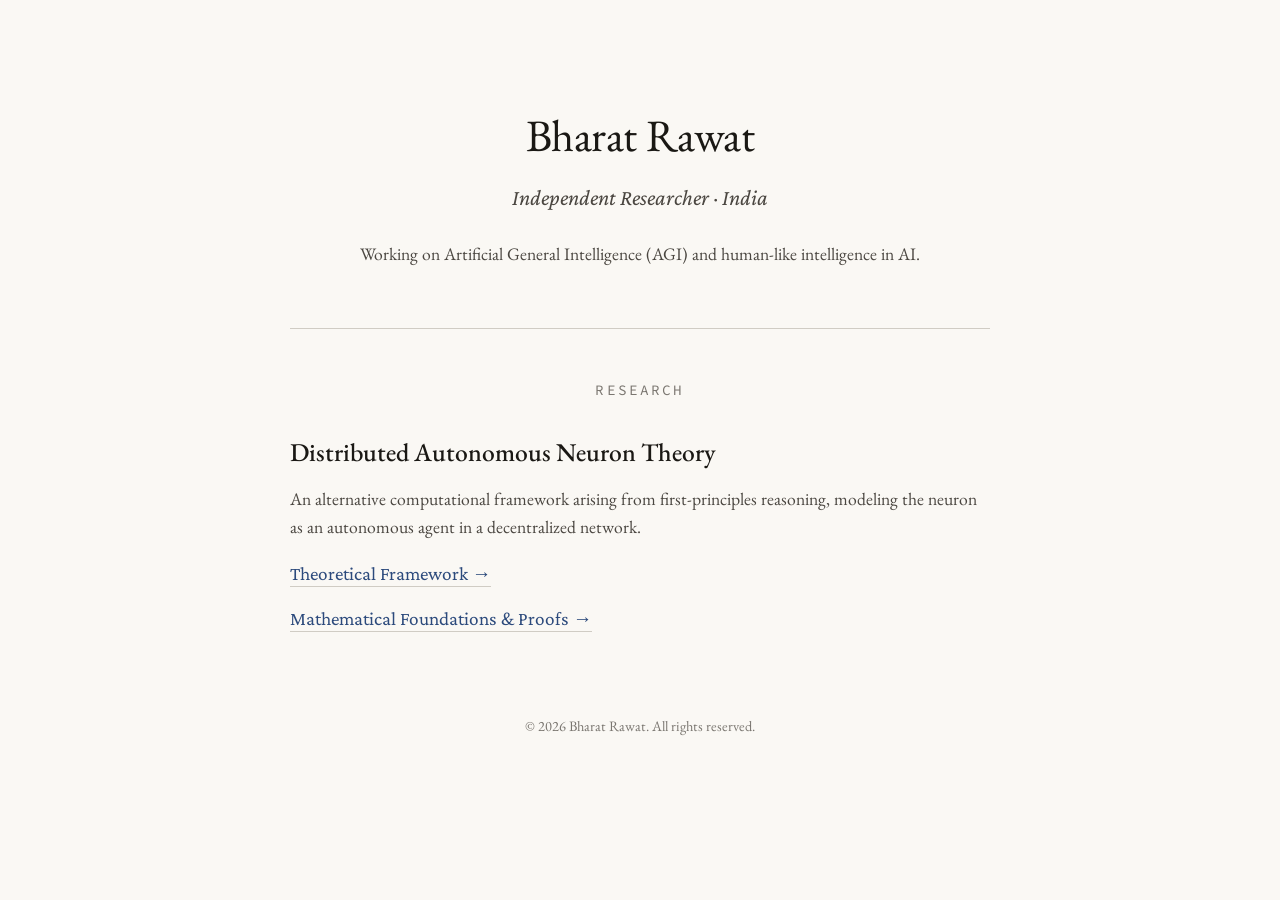
<file: index.html>
<!DOCTYPE html>
<html lang="en">
<head>
<meta charset="UTF-8">
<meta name="viewport" content="width=device-width, initial-scale=1.0">
<title>Bharat Rawat — Independent Researcher</title>
<link href="https://fonts.googleapis.com/css2?family=EB+Garamond:ital,wght@0,400;0,500;0,600;1,400;1,500&family=Source+Code+Pro:wght@400;500&family=Crimson+Pro:ital,wght@0,400;0,600;1,400&display=swap" rel="stylesheet">
<style>
*, *::before, *::after { box-sizing: border-box; margin: 0; padding: 0; }

:root {
  --paper: #faf8f4;
  --ink: #1a1814;
  --ink-light: #4a4640;
  --ink-muted: #7a7670;
  --accent: #2c4a7c;
  --rule: #d0ccc4;
}

body {
  background: var(--paper);
  color: var(--ink);
  font-family: 'EB Garamond', serif;
  font-size: 20px;
  line-height: 1.6;
  text-rendering: optimizeLegibility;
  -webkit-font-smoothing: antialiased;
}

.page-wrap {
  max-width: 760px;
  margin: 0 auto;
  padding: 100px 30px;
}

header {
  margin-bottom: 60px;
  text-align: center;
}

h1 {
  font-size: 2.8rem;
  font-weight: 400;
  letter-spacing: -0.01em;
  margin-bottom: 8px;
}

.subtitle {
  font-family: 'Crimson Pro', serif;
  font-size: 1.4rem;
  font-style: italic;
  color: var(--ink-light);
  margin-bottom: 24px;
}

.bio {
  font-size: 1.1rem;
  color: var(--ink-light);
  max-width: 600px;
  margin: 0 auto;
}

hr {
  border: none;
  border-top: 1px solid var(--rule);
  margin: 50px 0;
}

.section-title {
  font-family: 'Source Code Pro', monospace;
  font-size: 0.9rem;
  text-transform: uppercase;
  letter-spacing: 0.15em;
  color: var(--ink-muted);
  margin-bottom: 30px;
  text-align: center;
}

.project-list {
  list-style: none;
}

.project-item {
  margin-bottom: 40px;
}

.project-title {
  font-size: 1.6rem;
  font-weight: 500;
  margin-bottom: 12px;
}

.project-desc {
  font-size: 1.1rem;
  color: var(--ink-light);
  margin-bottom: 16px;
}

.link-list {
  display: flex;
  flex-direction: column;
  gap: 12px;
}

.link-item a {
  font-family: 'Crimson Pro', serif;
  font-size: 1.2rem;
  color: var(--accent);
  text-decoration: none;
  border-bottom: 1px solid var(--rule);
  padding-bottom: 2px;
  transition: all 0.2s ease;
}

.link-item a:hover {
  border-bottom-color: var(--accent);
  color: #1a3258;
}

.footer {
  margin-top: 80px;
  text-align: center;
  font-size: 0.9rem;
  color: var(--ink-muted);
}
</style>
</head>
<body>

<div class="page-wrap">
  <header>
    <h1>Bharat Rawat</h1>
    <div class="subtitle">Independent Researcher · India</div>
    <p class="bio">Working on Artificial General Intelligence (AGI) and human-like intelligence in AI.</p>
  </header>

  <hr>

  <div class="section-title">Research</div>

  <ul class="project-list">
    <li class="project-item">
      <h2 class="project-title">Distributed Autonomous Neuron Theory</h2>
      <p class="project-desc">An alternative computational framework arising from first-principles reasoning, modeling the neuron as an autonomous agent in a decentralized network.</p>
      
      <div class="link-list">
        <div class="link-item">
          <a href="research/dan/index.html">Theoretical Framework &rarr;</a>
        </div>
        <div class="link-item">
          <a href="research/dan/theorems.html">Mathematical Foundations &amp; Proofs &rarr;</a>
        </div>
      </div>
    </li>
  </ul>

  <div class="footer">
    &copy; 2026 Bharat Rawat. All rights reserved.
  </div>
</div>

</body>
</html>
</file>
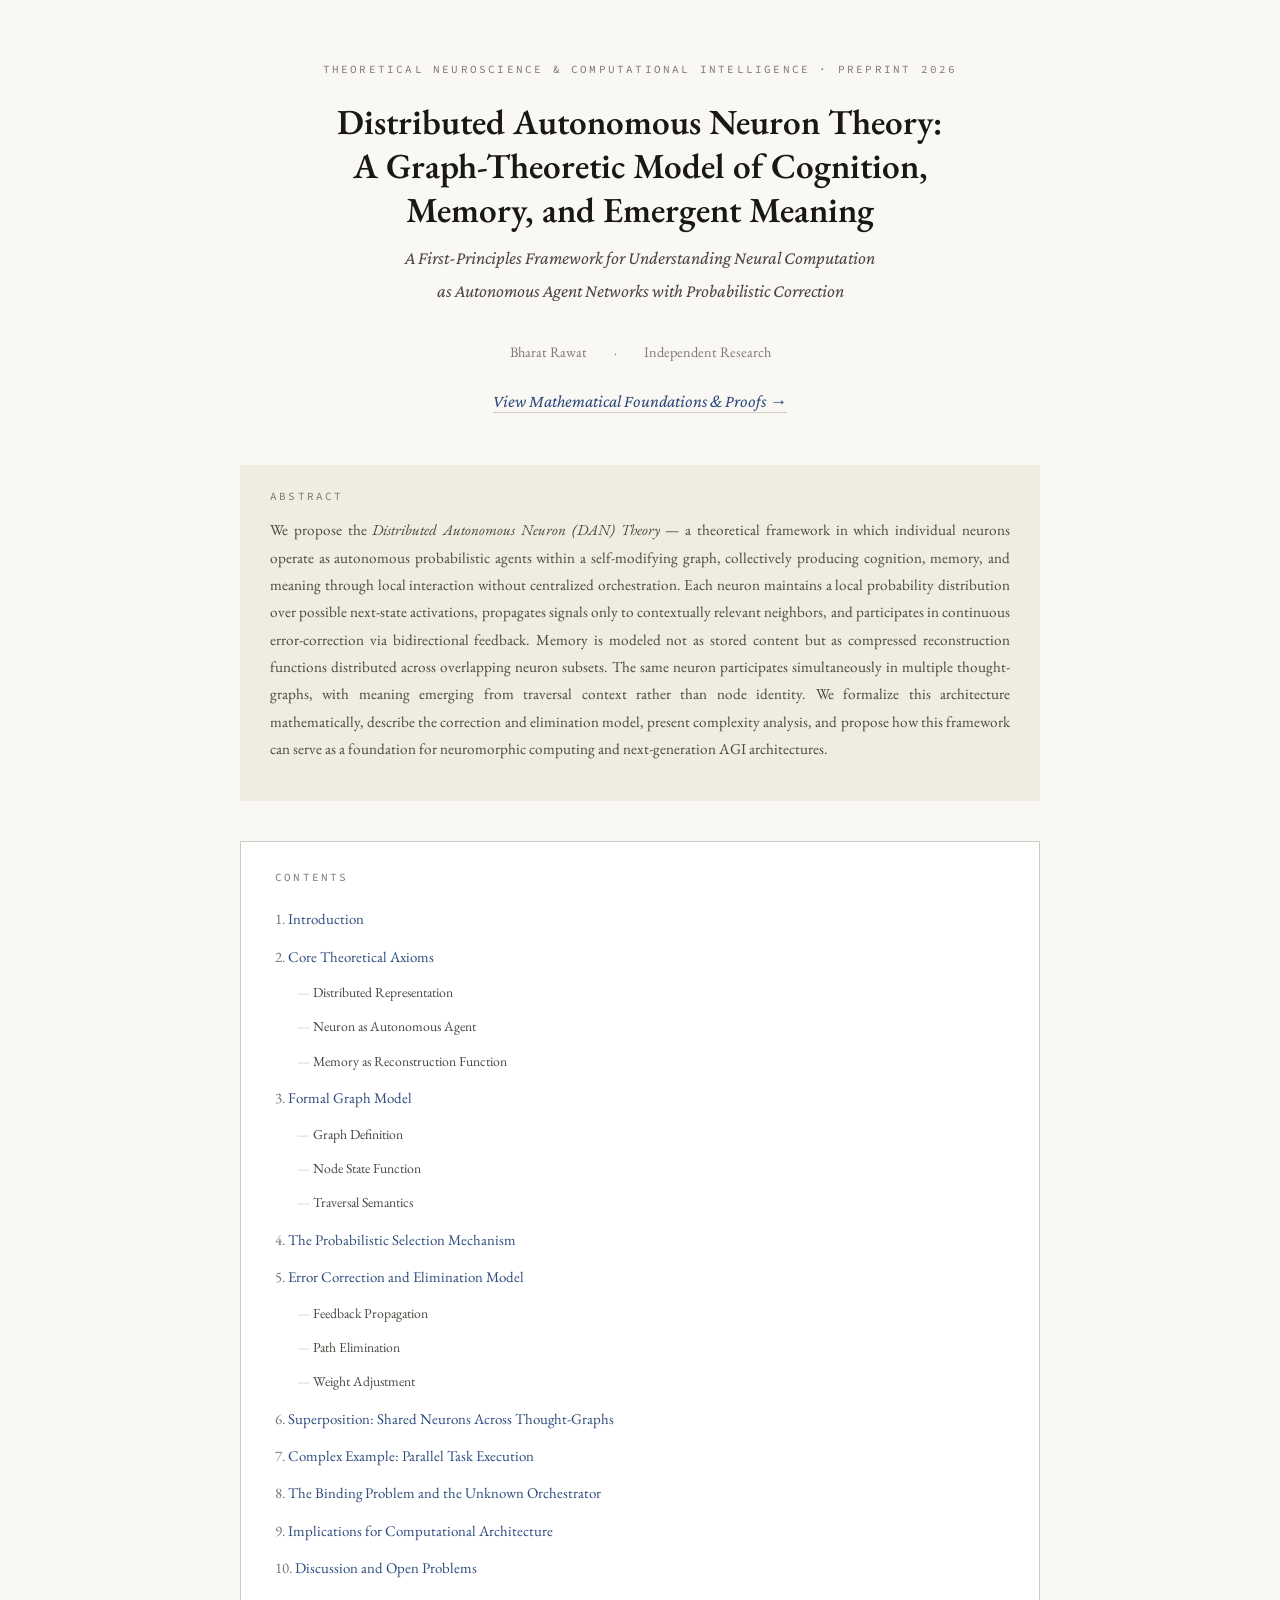
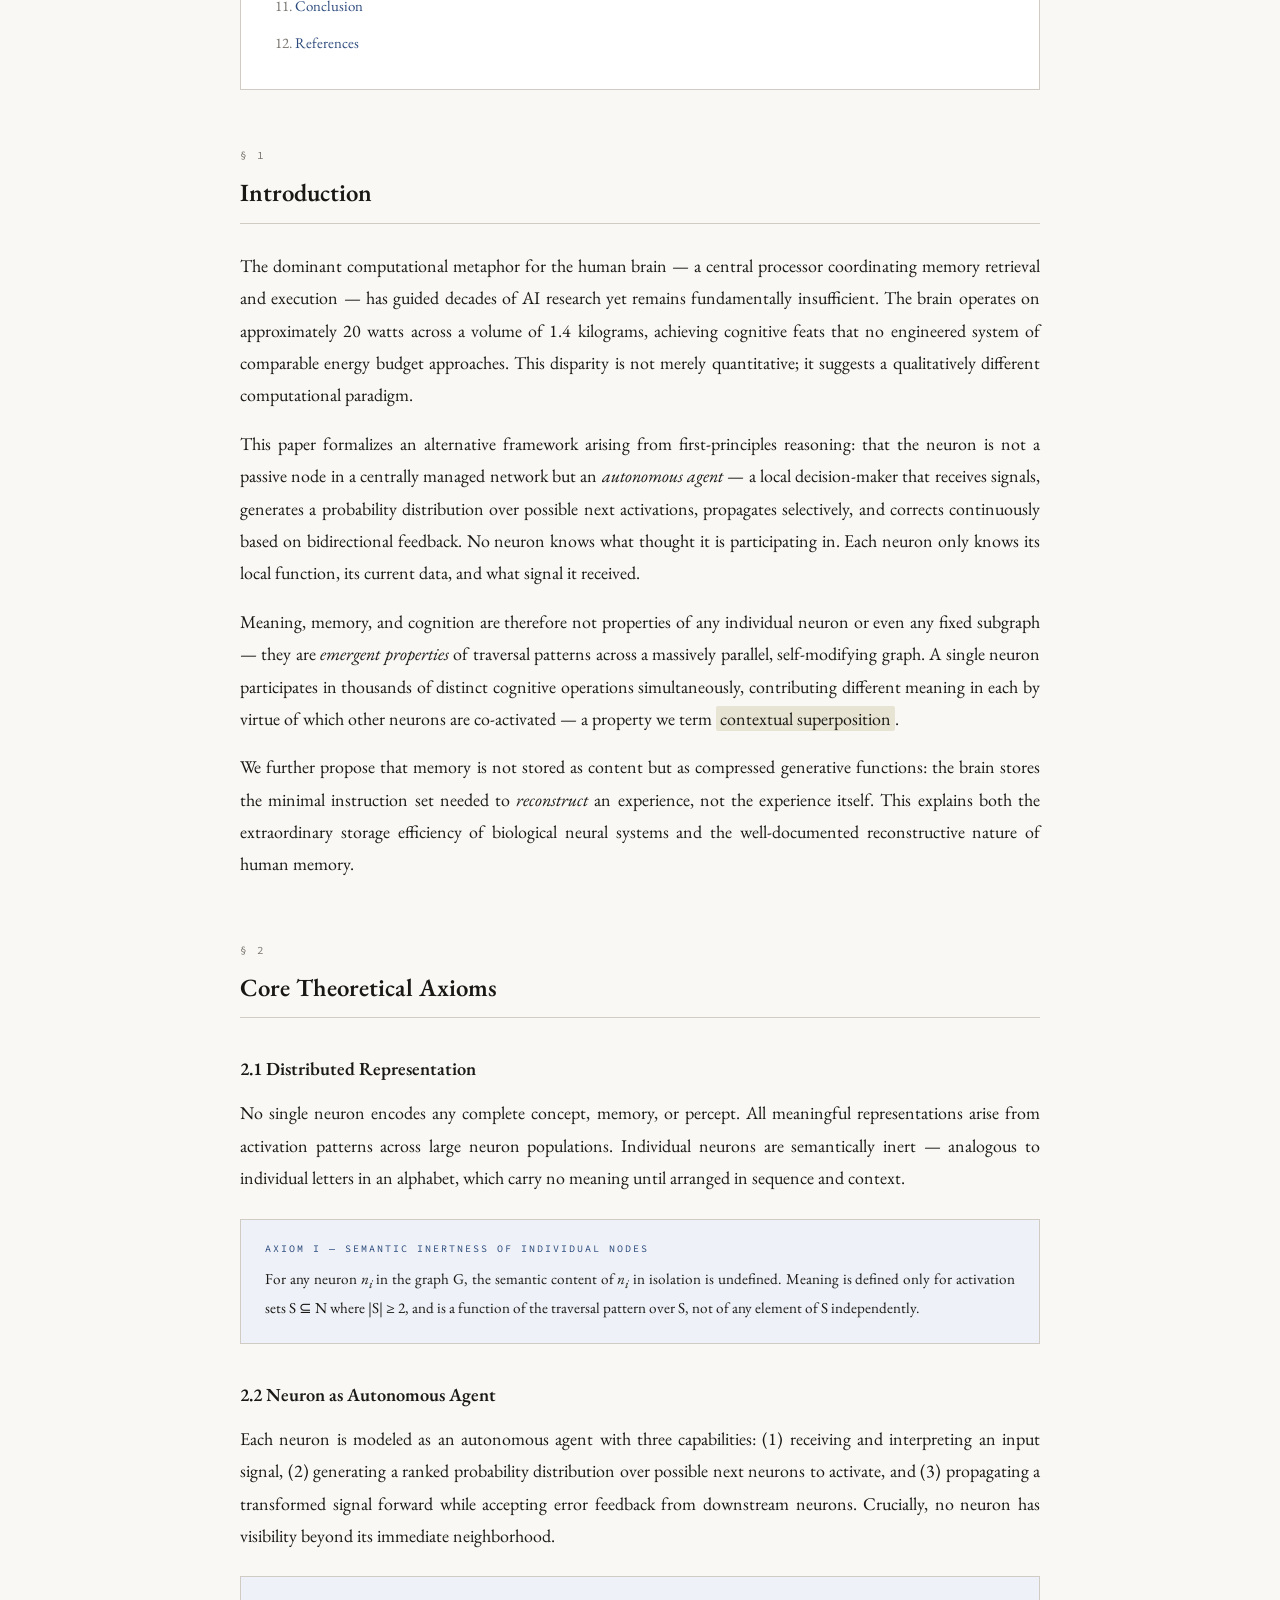
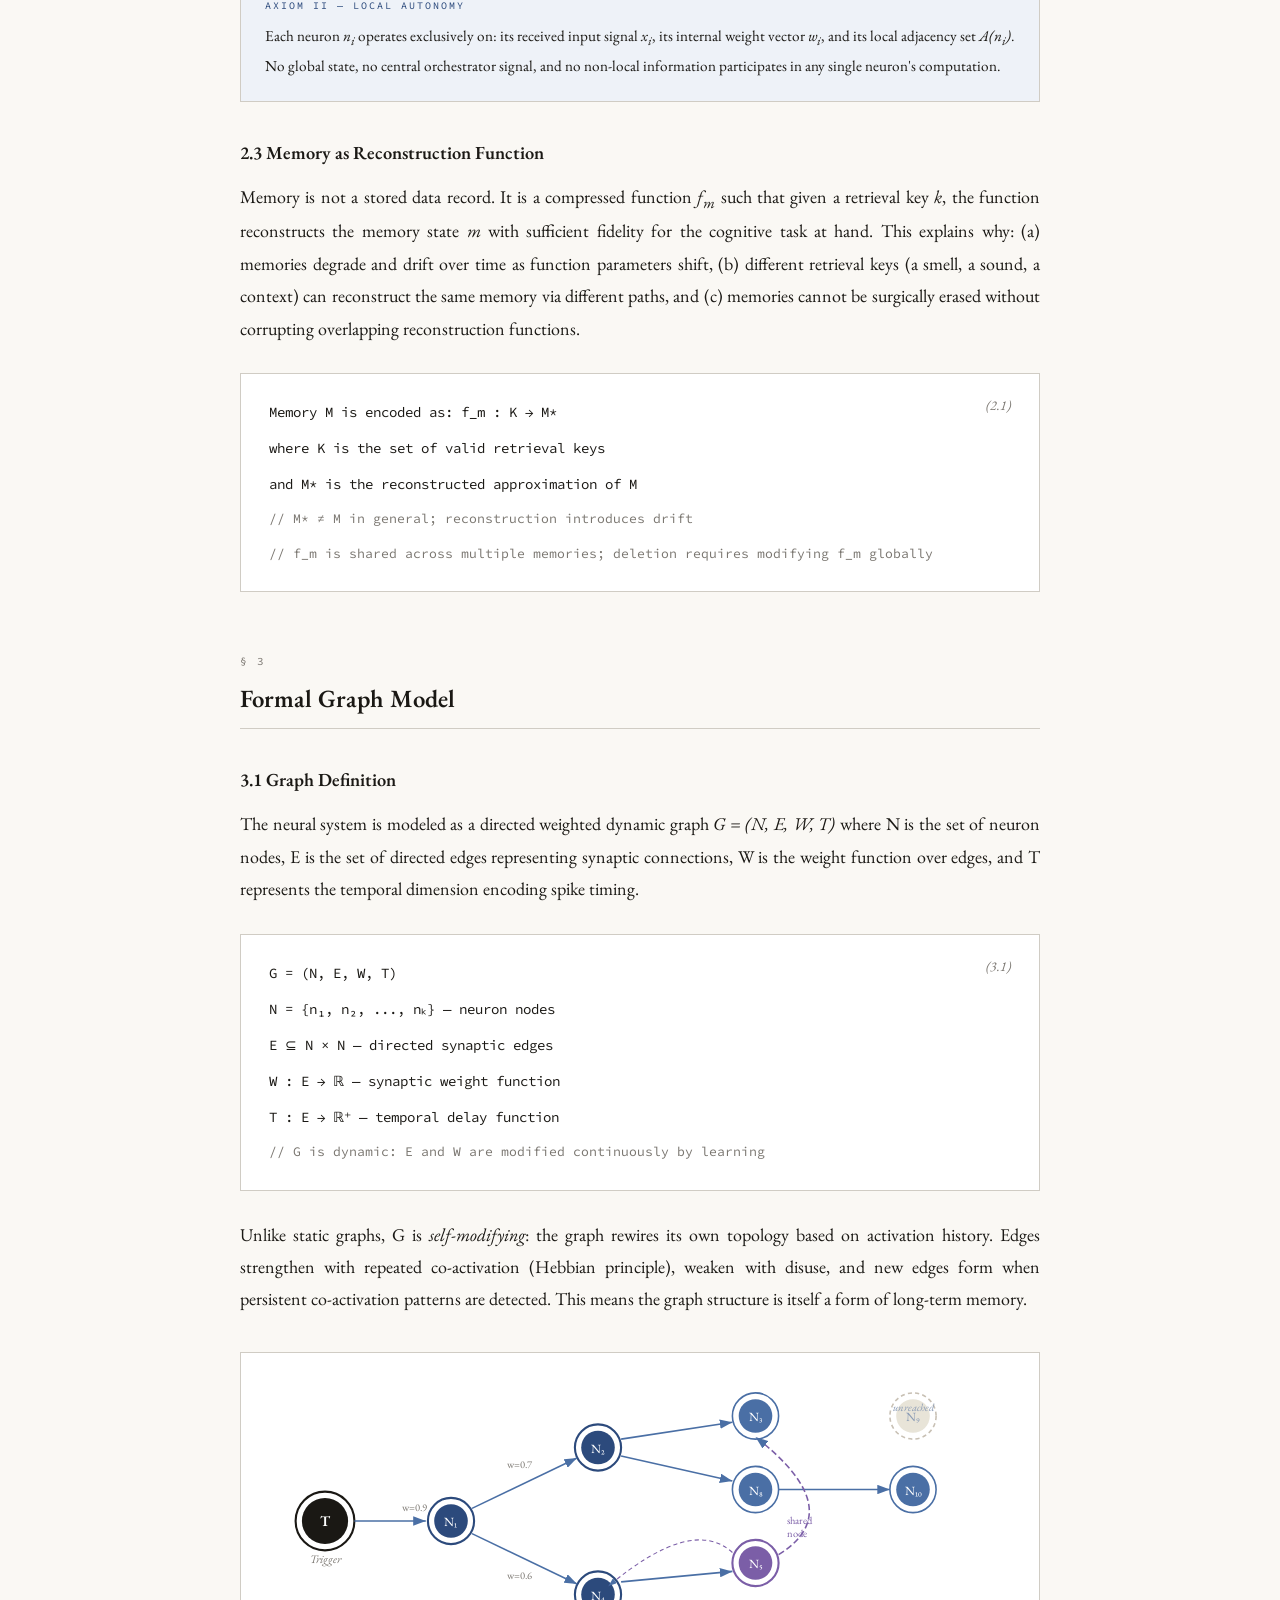
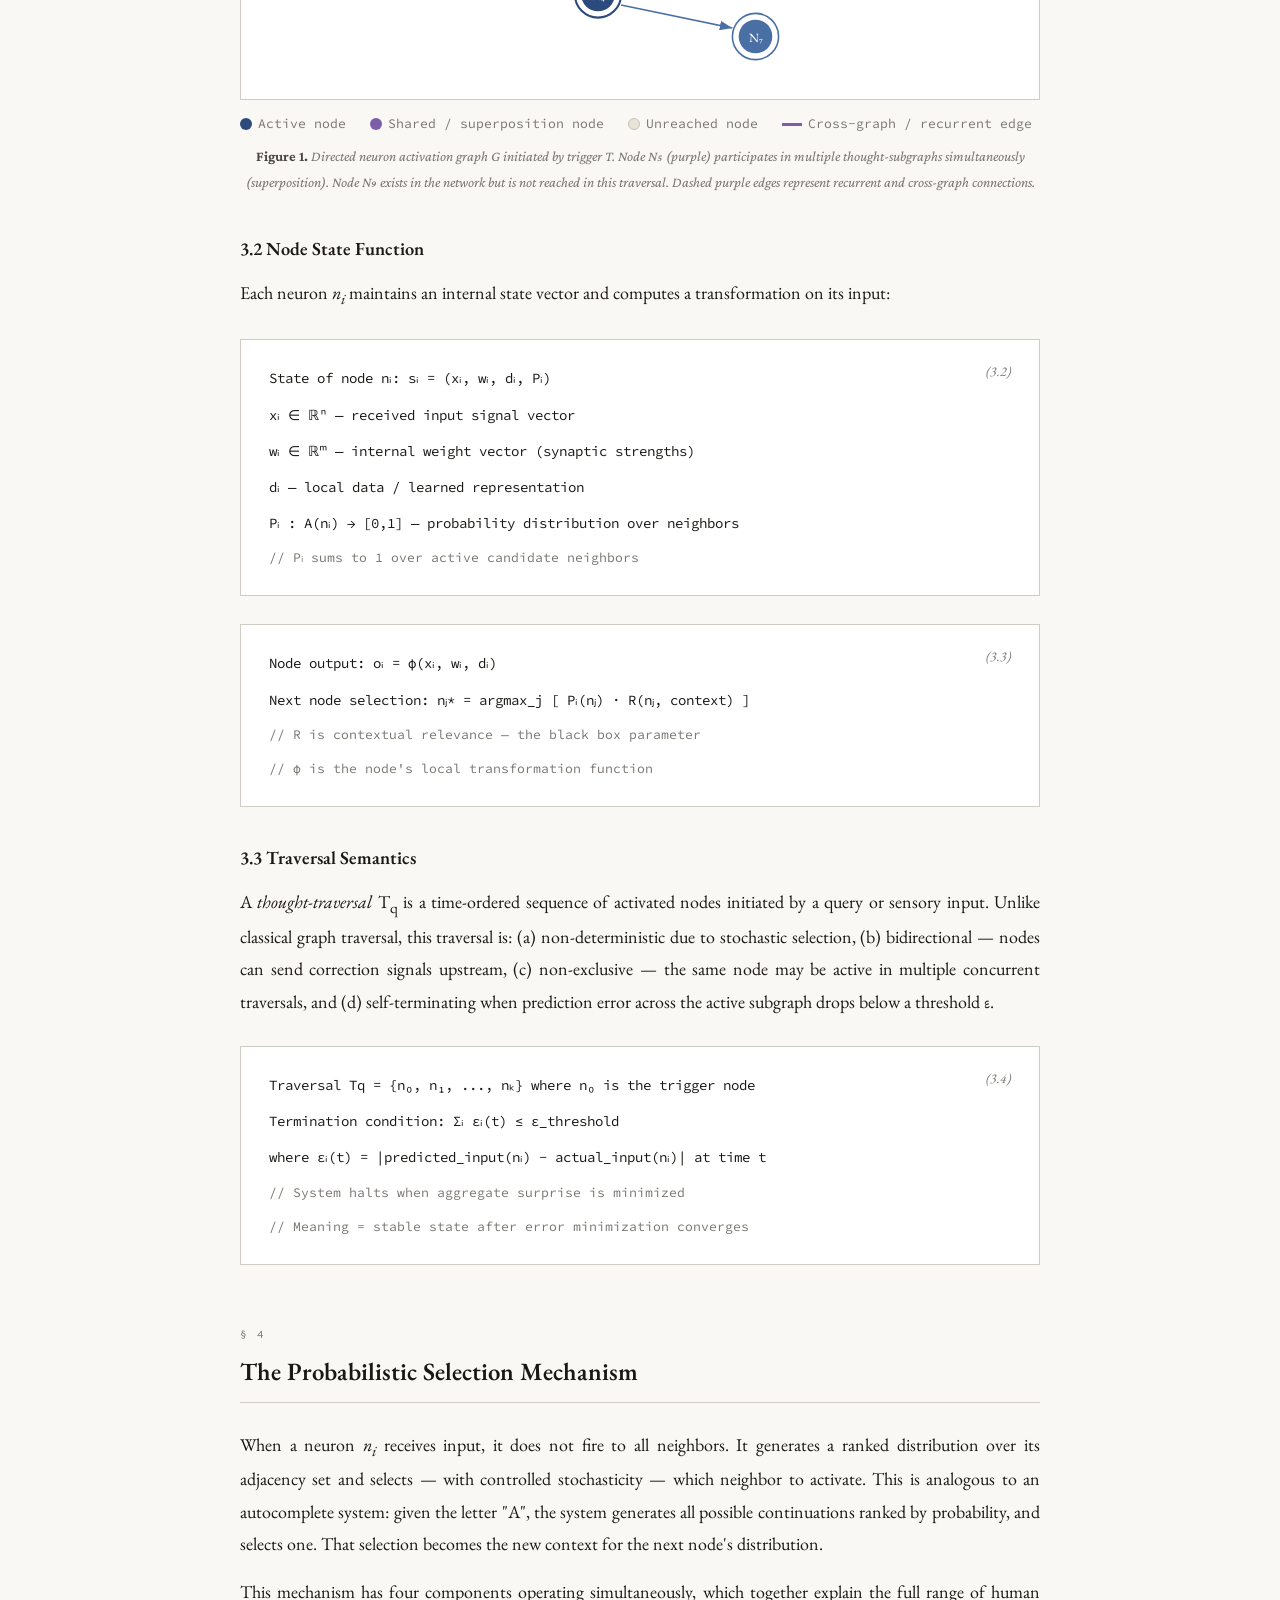
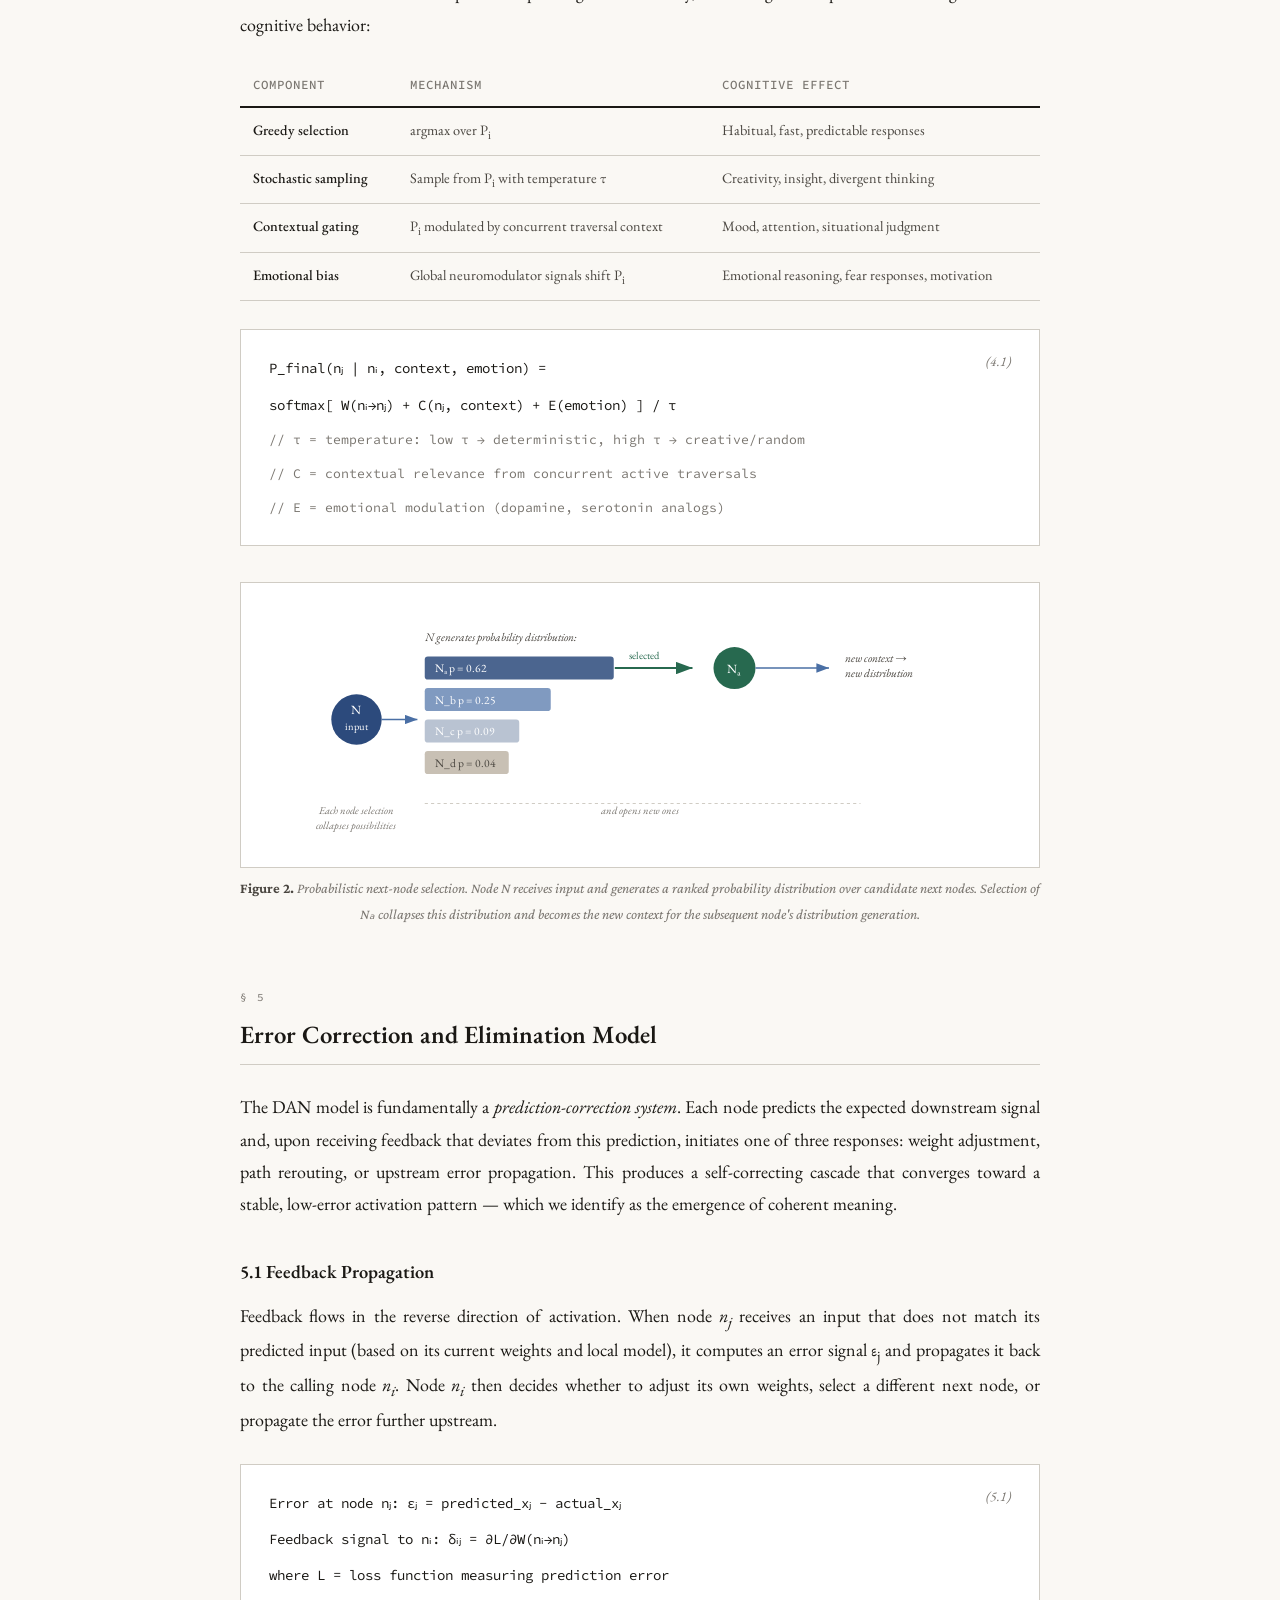
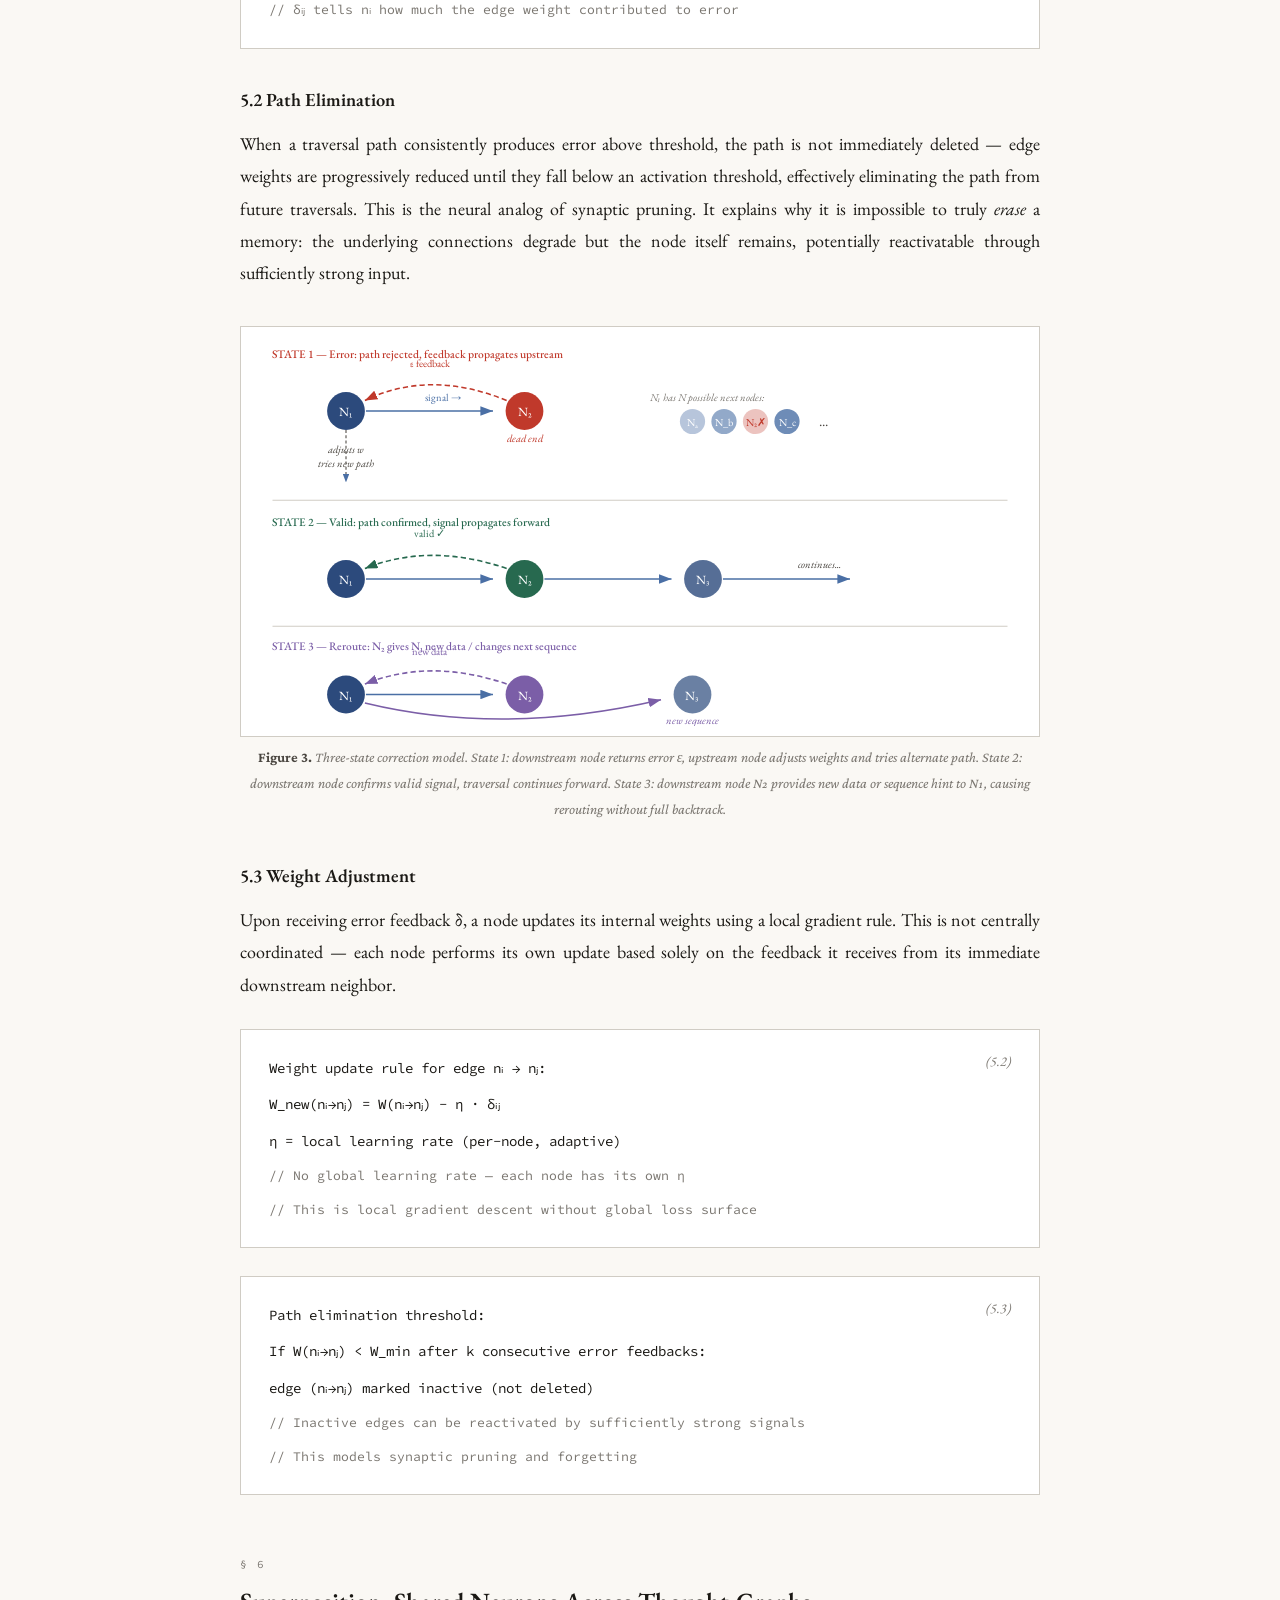
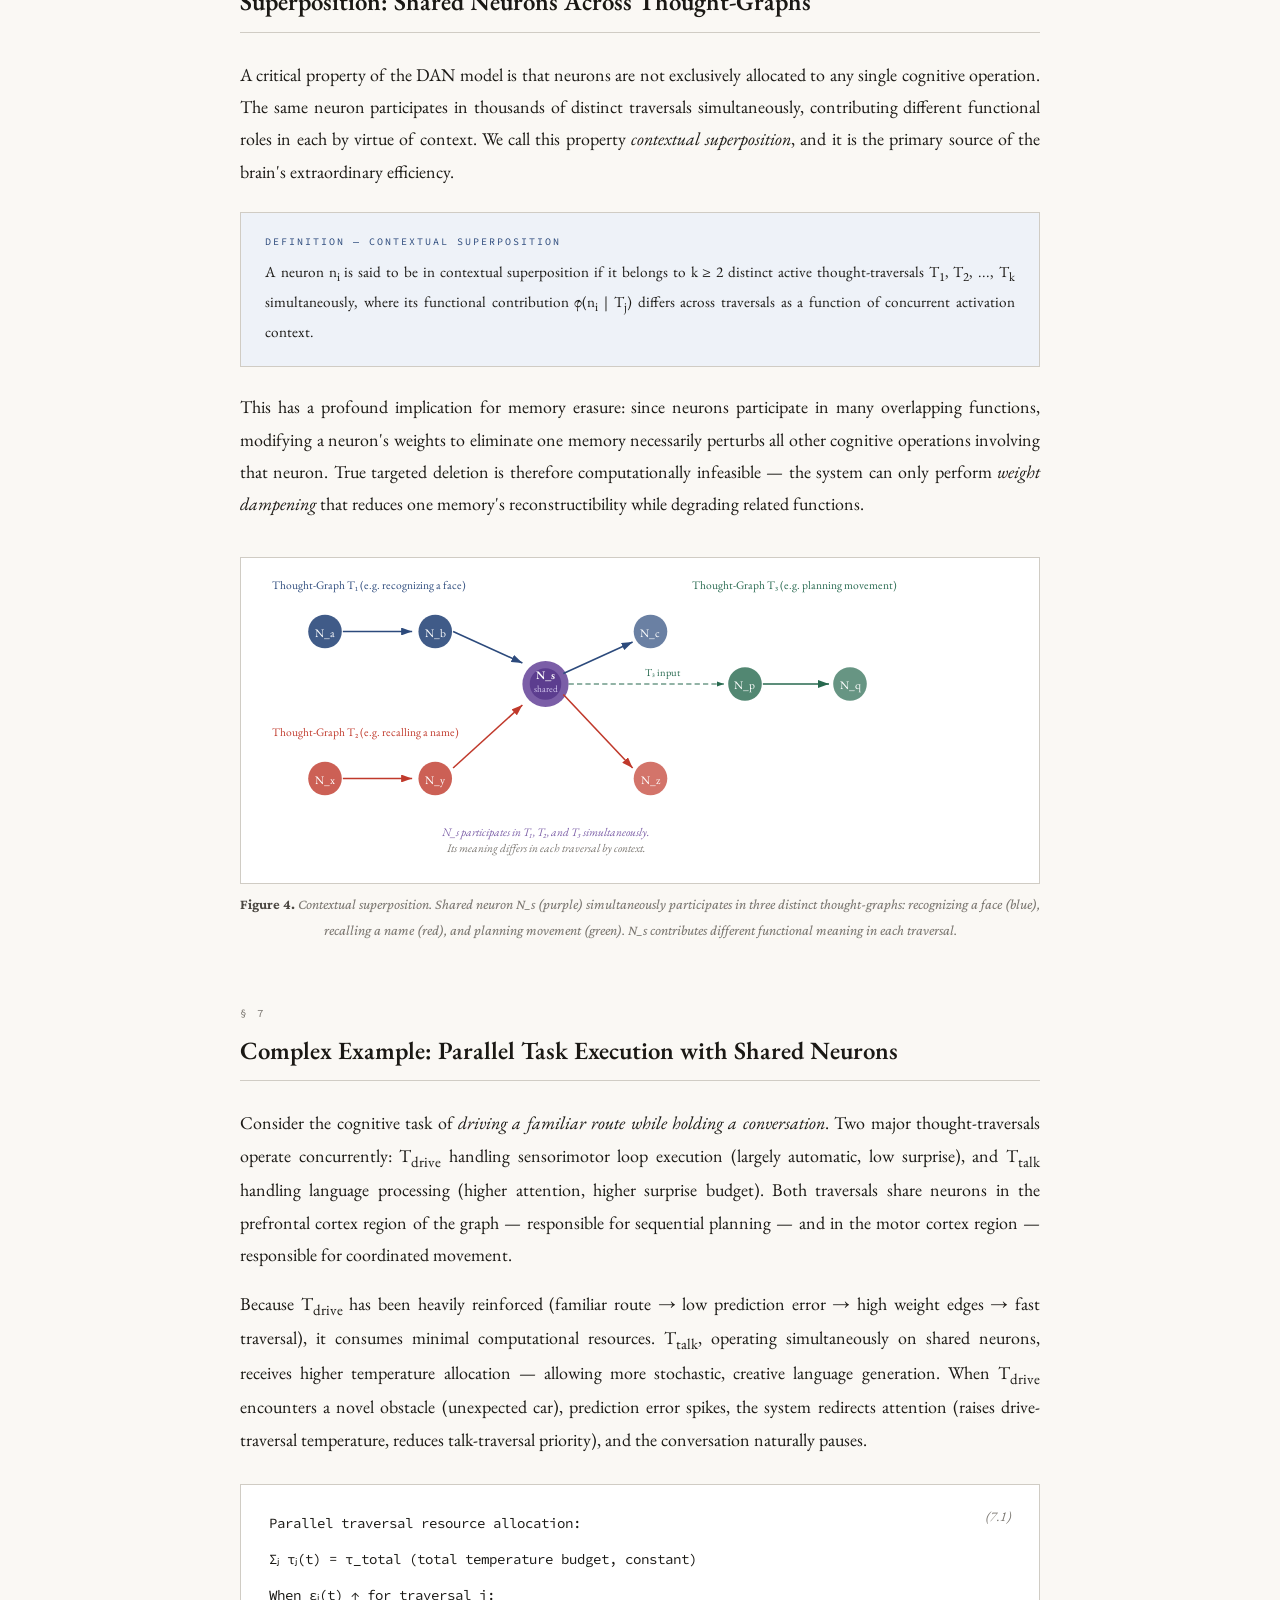
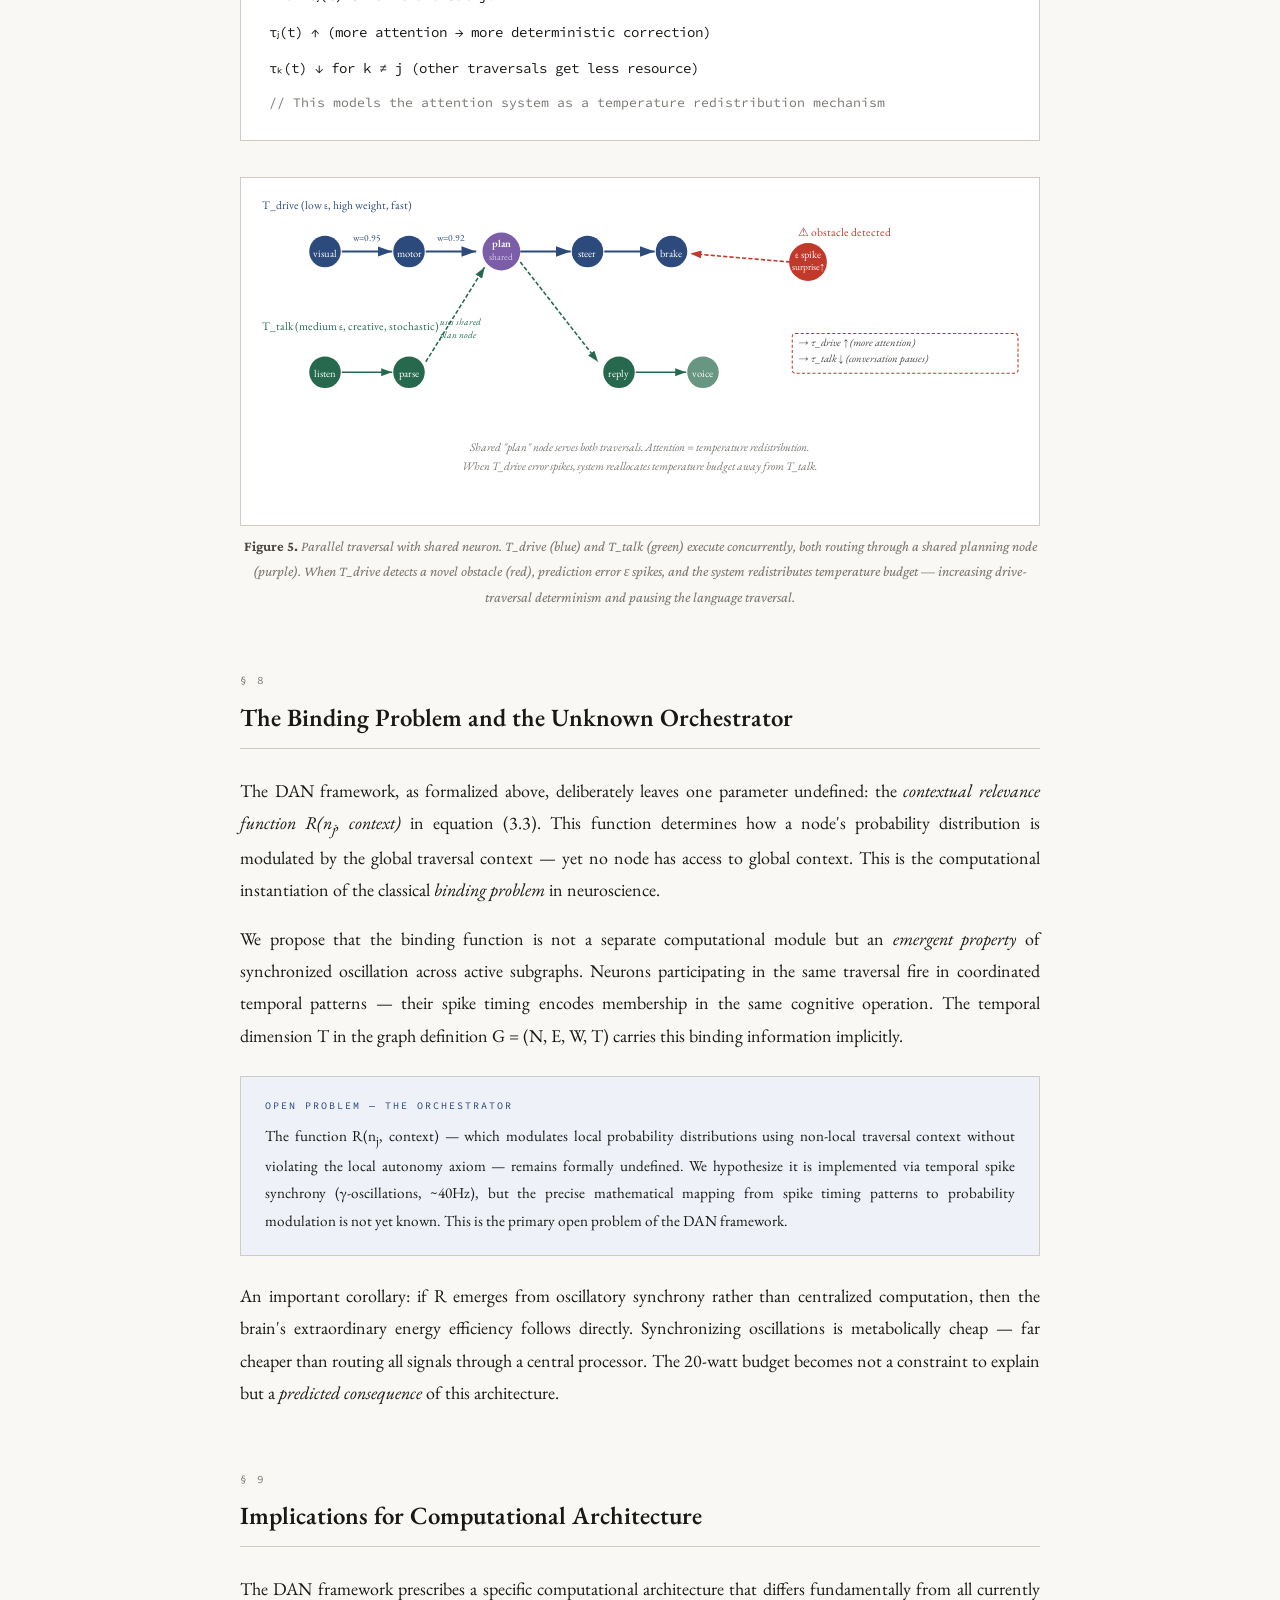
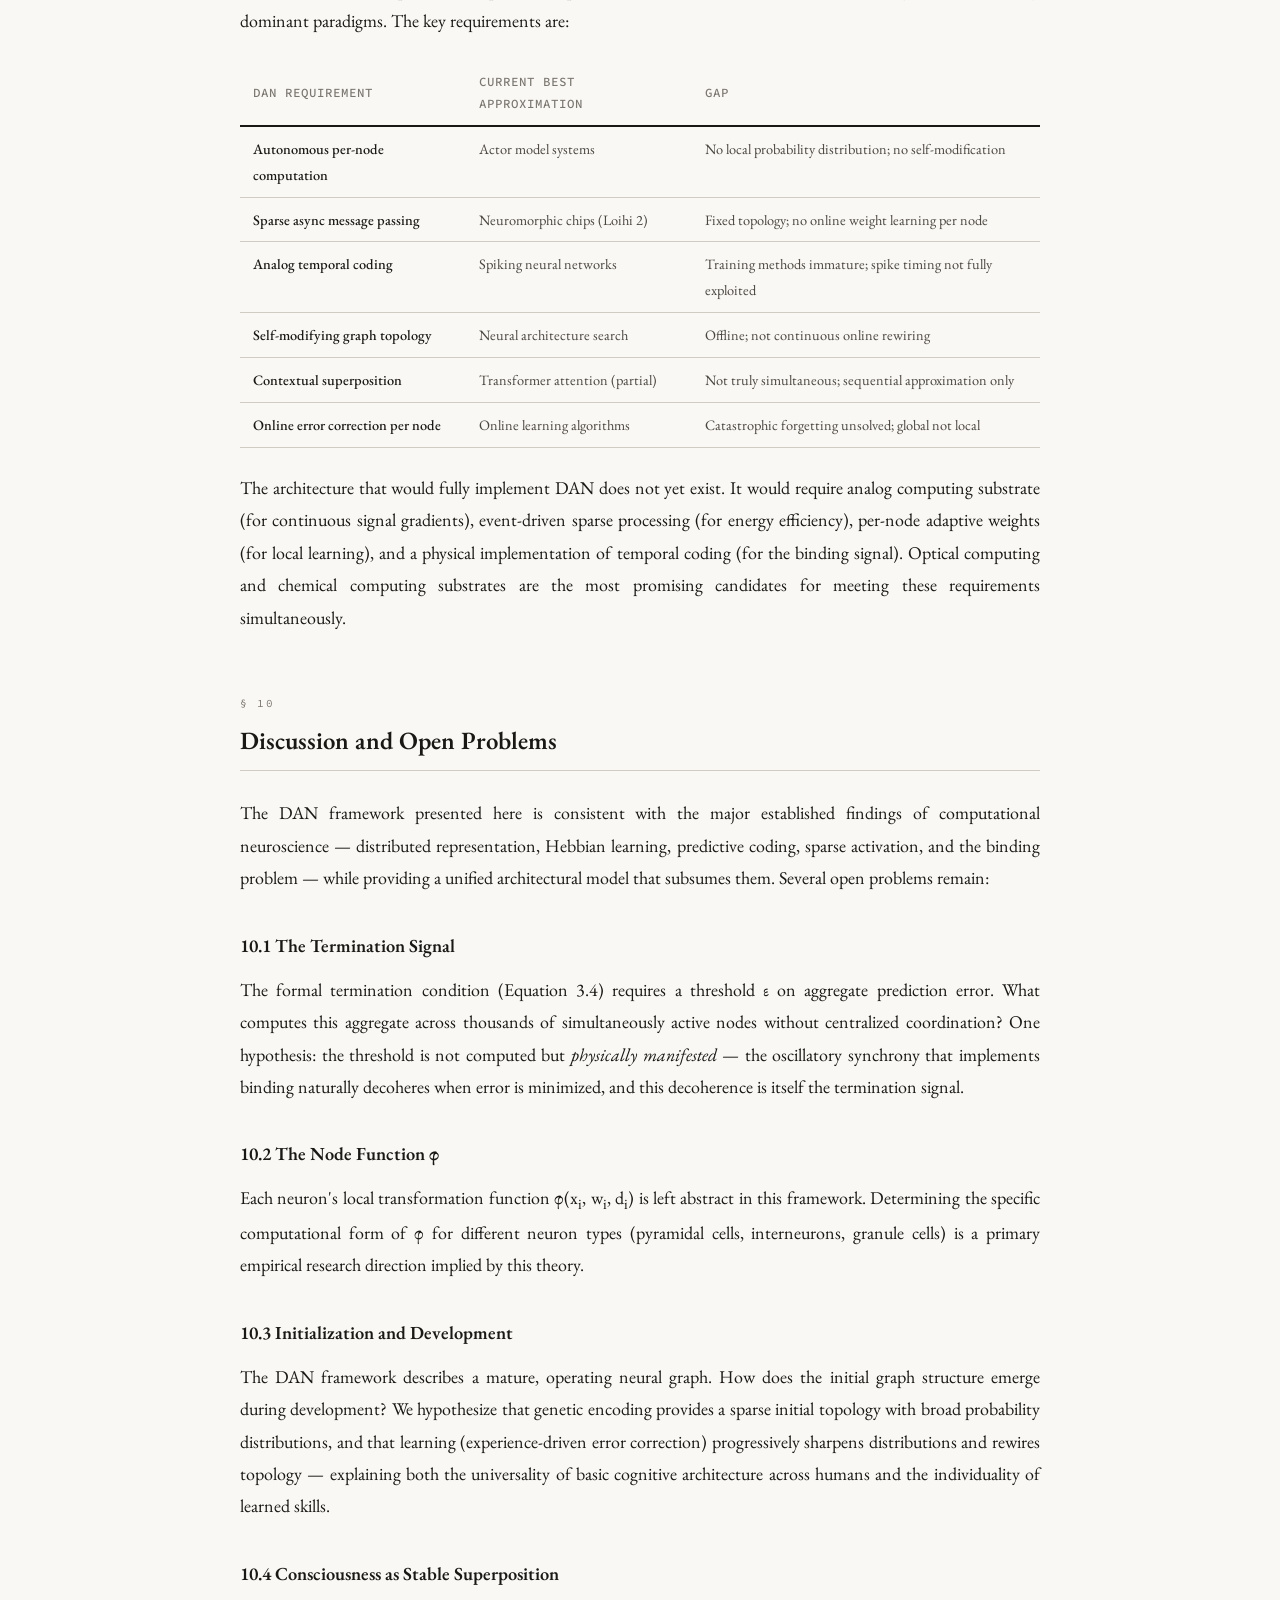
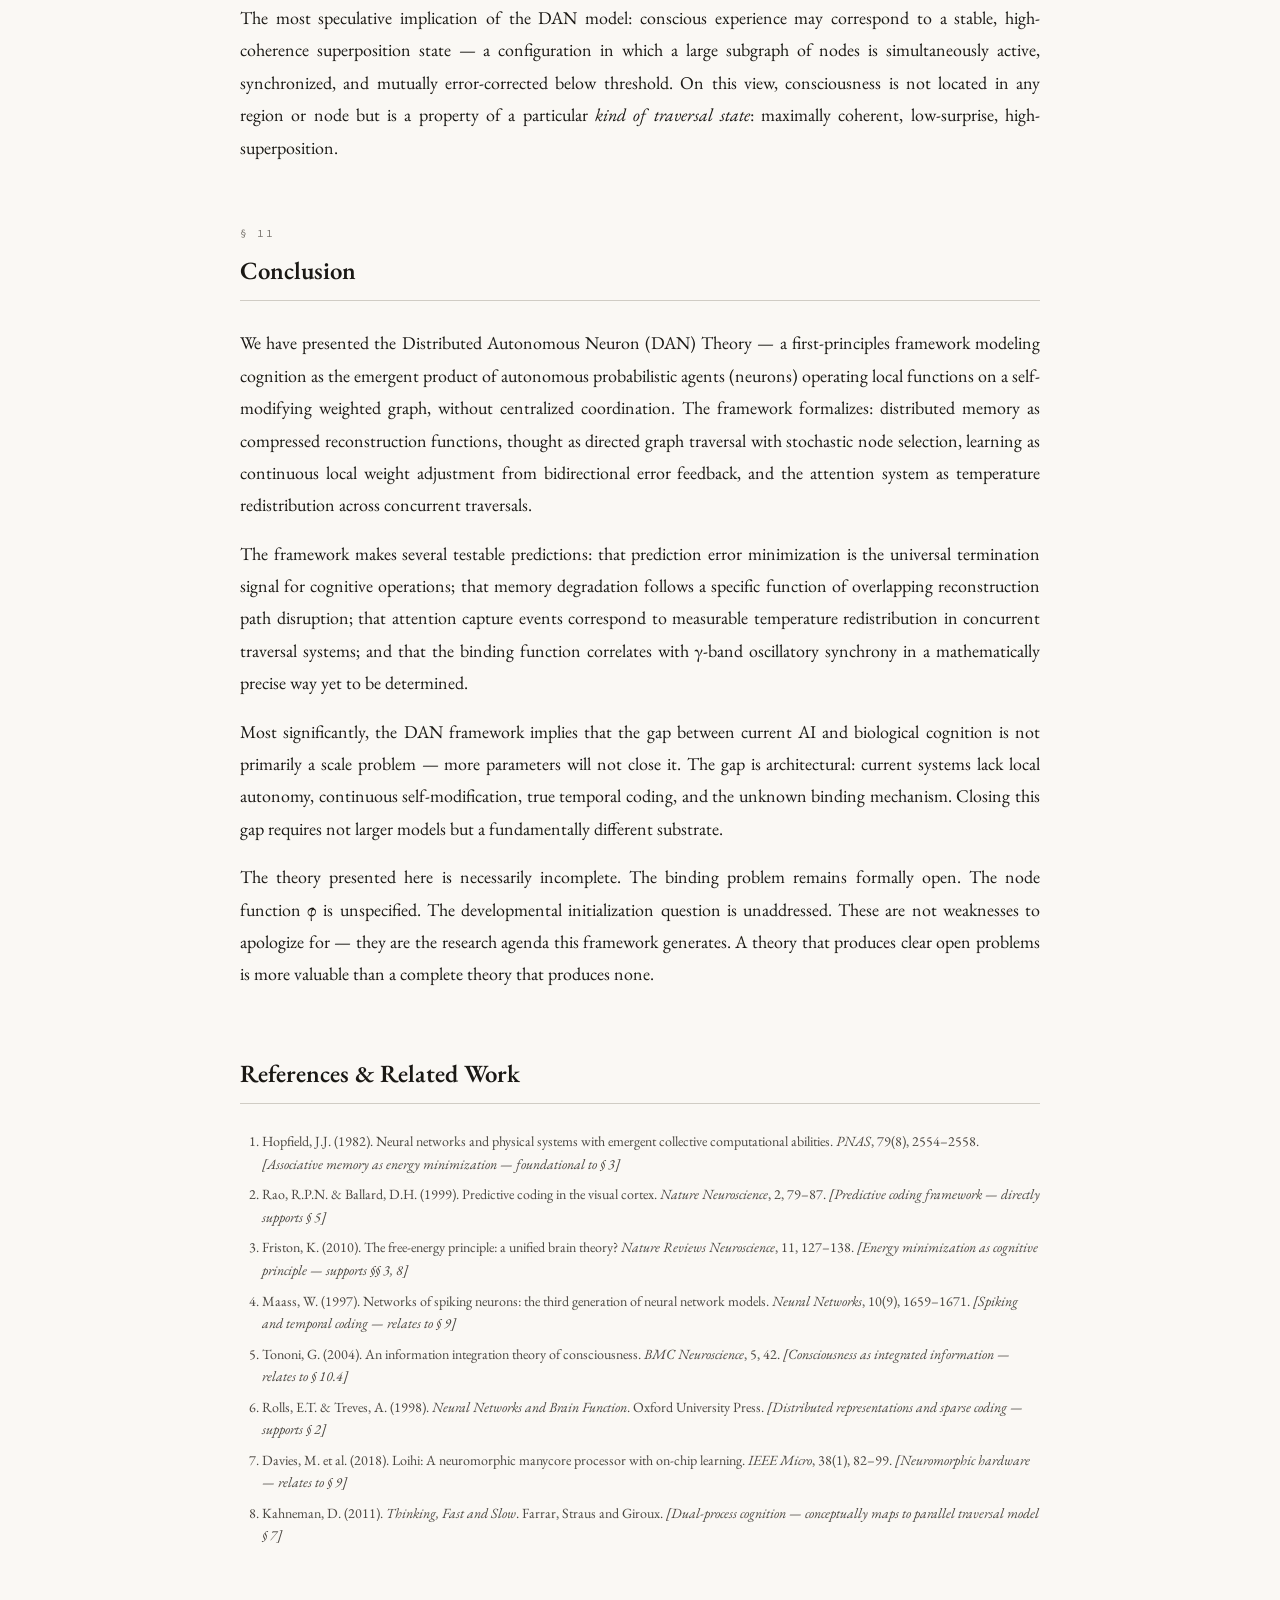
<file: research/dan/index.html>
<!DOCTYPE html>
<html lang="en">
<head>
<meta charset="UTF-8">
<meta name="viewport" content="width=device-width, initial-scale=1.0">
<title>Distributed Autonomous Neuron Theory — A Theoretical Framework</title>
<link href="https://fonts.googleapis.com/css2?family=EB+Garamond:ital,wght@0,400;0,500;0,600;1,400;1,500&family=Source+Code+Pro:wght@400;500&family=Crimson+Pro:ital,wght@0,400;0,600;1,400&display=swap" rel="stylesheet">
<link rel="stylesheet" href="../../css/print.css" media="print">
<style>
*, *::before, *::after { box-sizing: border-box; margin: 0; padding: 0; }

:root {
  --paper: #faf8f4;
  --ink: #1a1814;
  --ink-light: #4a4640;
  --ink-muted: #7a7670;
  --accent: #2c4a7c;
  --accent-light: #4a6fa5;
  --rule: #d0ccc4;
  --highlight: #f0ece0;
  --theorem-bg: #f5f2ec;
  --proof-bg: #f8f6f2;
  --def-bg: #eef2f8;
  --open-bg: #fdf0ee;
  --prop-bg: #eef8f2;
  --node-active: #2c4a7c;
  --node-inactive: #8a9bb5;
  --node-error: #c0392b;
  --node-valid: #27694f;
  --node-shared: #7b5ea7;
}

html { scroll-behavior: smooth; }

body {
  background: var(--paper);
  color: var(--ink);
  font-family: 'EB Garamond', Georgia, serif;
  font-size: 18px;
  line-height: 1.8;
}

.page-wrap {
  max-width: 880px;
  margin: 0 auto;
  padding: 60px 40px 120px;
}

/* ---- Header ---- */
.paper-header {
  text-align: center;
  padding-bottom: 0;
  margin-bottom: 48px;
}
.paper-label {
  font-family: 'Source Code Pro', monospace;
  font-size: 11px;
  letter-spacing: 0.2em;
  text-transform: uppercase;
  color: var(--ink-muted);
  margin-bottom: 20px;
}
.paper-title {
  font-size: 2.2rem;
  font-weight: 600;
  line-height: 1.25;
  margin-bottom: 10px;
}
.paper-subtitle {
  font-family: 'Crimson Pro', serif;
  font-style: italic;
  font-size: 1.15rem;
  color: var(--ink-light);
  margin-bottom: 28px;
}
.paper-meta {
  font-size: 0.9rem;
  color: var(--ink-muted);
  line-height: 2.2;
}
.paper-meta span { display: inline-block; margin: 0 12px; }

.paper-link-page {
  margin-top: 18px;
  font-family: 'Crimson Pro', serif;
  font-style: italic;
  font-size: 1.1rem;
  color: var(--ink-light);
}

/* ---- Abstract ---- */
.abstract-block {
  padding: 22px 30px;
  margin: 40px 0;
  background: var(--highlight);
}
.abstract-block .label {
  font-family: 'Source Code Pro', monospace;
  font-size: 11px;
  letter-spacing: 0.2em;
  text-transform: uppercase;
  color: var(--ink-muted);
  margin-bottom: 10px;
}
.abstract-block p { font-size: 0.95rem; color: var(--ink-light); }

/* ---- TOC ---- */
.toc {
  border: 1px solid var(--rule);
  padding: 26px 34px;
  margin: 40px 0 56px;
  background: white;
}
.toc-title {
  font-family: 'Source Code Pro', monospace;
  font-size: 11px;
  letter-spacing: 0.2em;
  text-transform: uppercase;
  color: var(--ink-muted);
  margin-bottom: 14px;
}
.toc ol { list-style: none; counter-reset: toc; }
.toc > ol > li { counter-increment: toc; margin-bottom: 5px; }
.toc > ol > li > a::before { content: counter(toc) ". "; color: var(--ink-muted); }
.toc a { color: var(--accent); text-decoration: none; font-size: 0.93rem; }
.toc a:hover { text-decoration: underline; }
.toc .sub { padding-left: 22px; margin-top: 3px; list-style: none; }
.toc .sub li { margin-bottom: 2px; }
.toc .sub a { font-size: 0.86rem; color: var(--ink-light); }
.toc .sub a::before { content: "— "; color: var(--rule); }

/* ---- Sections ---- */
.section { margin-bottom: 60px; }
.section-number {
  font-family: 'Source Code Pro', monospace;
  font-size: 11px;
  letter-spacing: 0.15em;
  color: var(--ink-muted);
  margin-bottom: 4px;
}
h2.section-title {
  font-size: 1.55rem;
  font-weight: 600;
  border-bottom: 1px solid var(--rule);
  padding-bottom: 8px;
  margin-bottom: 26px;
}
h3.subsection-title {
  font-size: 1.15rem;
  font-weight: 600;
  margin: 34px 0 12px;
}
h4.sub-subsection {
  font-family: 'Crimson Pro', serif;
  font-style: italic;
  font-size: 1.05rem;
  color: var(--ink-light);
  margin: 22px 0 8px;
}

p { margin-bottom: 16px; text-align: justify; hyphens: auto; }

/* ---- Tables ---- */
table { width: 100%; border-collapse: collapse; margin: 24px 0; font-size: 0.9rem; }
thead tr { border-bottom: 2px solid var(--ink); }
tbody tr { border-bottom: 1px solid var(--rule); }
th {
  font-family: 'Source Code Pro', monospace;
  font-size: 0.78rem;
  font-weight: 500;
  letter-spacing: 0.08em;
  text-transform: uppercase;
  color: var(--ink-muted);
  padding: 9px 13px;
  text-align: left;
}
td { padding: 9px 13px; vertical-align: top; color: var(--ink-light); }
td:first-child { color: var(--ink); font-weight: 500; }

/* ---- Figures ---- */
.figure { margin: 36px 0; text-align: center; }
.figure-canvas { background: white; border: 1px solid var(--rule); width: 100%; display: block; }
.figure-caption {
  font-family: 'Crimson Pro', serif;
  font-style: italic;
  font-size: 0.9rem;
  color: var(--ink-muted);
  margin-top: 8px;
  text-align: center;
}
.figure-caption strong { font-style: normal; color: var(--ink-light); }

/* ---- References ---- */
.references ol { padding-left: 22px; }
.references li { font-size: 0.88rem; color: var(--ink-light); margin-bottom: 8px; line-height: 1.6; }

/* ---- Footnotes ---- */
.footnote-rule { border: none; border-top: 1px solid var(--rule); margin: 56px 0 22px; width: 100%; }
.footnotes p { font-size: 0.8rem; color: var(--ink-muted); margin-bottom: 5px; }

/* ---- Math Blocks ---- */
.math-block {
  background: white;
  border: 1px solid var(--rule);
  padding: 20px 28px;
  margin: 28px 0;
  font-family: 'Source Code Pro', monospace;
  font-size: 0.88rem;
  line-height: 2;
  overflow-x: auto;
  color: var(--ink);
}
.math-block .math-label {
  font-family: 'EB Garamond', serif;
  font-style: italic;
  font-size: 0.85rem;
  color: var(--ink-muted);
  float: right;
  margin-top: -2px;
}
.math-block .eq { display: block; padding: 4px 0; }
.math-block .comment { color: var(--ink-muted); font-size: 0.82rem; }

/* ---- Definition boxes ---- */
.definition {
  border: 1px solid var(--rule);
  padding: 20px 24px;
  margin: 24px 0;
  background: var(--def-bg);
}
.definition .def-label {
  font-family: 'Source Code Pro', monospace;
  font-size: 10px;
  letter-spacing: 0.2em;
  text-transform: uppercase;
  color: var(--accent);
  margin-bottom: 8px;
}
.definition p { margin: 0; font-size: 0.95rem; }

/* ---- SVG diagrams ---- */
svg text { font-family: 'EB Garamond', Georgia, serif; }

/* ---- Sidenote ---- */
.sidenote {
  float: right;
  width: 200px;
  margin: 0 -220px 16px 16px;
  font-size: 0.8rem;
  color: var(--ink-muted);
  line-height: 1.5;
  font-style: italic;
  border-left: 2px solid var(--rule);
  padding-left: 12px;
}
@media (max-width: 1100px) {
  .sidenote { float: none; width: 100%; margin: 0 0 16px 0; background: var(--highlight); padding: 10px 14px; border-left: 2px solid var(--rule); }
}

/* ---- Highlight inline ---- */
.hl { background: #e8e4d4; padding: 1px 4px; border-radius: 2px; }

/* ---- Node legend ---- */
.legend {
  display: flex;
  gap: 24px;
  flex-wrap: wrap;
  margin: 12px 0 4px;
  font-size: 0.82rem;
  color: var(--ink-muted);
  font-family: 'Source Code Pro', monospace;
}
.legend-item { display: flex; align-items: center; gap: 6px; }
.legend-dot { width: 12px; height: 12px; border-radius: 50%; flex-shrink: 0; }

@media (max-width: 700px) {
  .page-wrap { padding: 28px 18px 80px; }
  .paper-title { font-size: 1.6rem; }
  body { font-size: 16px; }
}


</style>
</head>
<body>
<div class="page-wrap">

  <!-- Header -->
  <header class="paper-header">
    <div class="paper-label">Theoretical Neuroscience &amp; Computational Intelligence · Preprint 2026</div>
    <h1 class="paper-title">Distributed Autonomous Neuron Theory:<br>A Graph-Theoretic Model of Cognition,<br>Memory, and Emergent Meaning</h1>
    <div class="paper-subtitle">A First-Principles Framework for Understanding Neural Computation<br>as Autonomous Agent Networks with Probabilistic Correction</div>
    <div class="paper-meta">
      <span>Bharat Rawat</span>
      <span>·</span>
      <span>Independent Research</span>
    </div>
    <div class="paper-link-page">
      <a href="theorems.html" style="color: var(--accent); text-decoration: none; border-bottom: 1px solid var(--rule); padding-bottom: 1px;">View Mathematical Foundations &amp; Proofs &rarr;</a>
    </div>
  </header>

  <!-- Abstract -->
  <div class="abstract-block">
    <div class="label">Abstract</div>
    <p>
      We propose the <em>Distributed Autonomous Neuron (DAN) Theory</em> — a theoretical framework in which individual neurons operate as autonomous probabilistic agents within a self-modifying graph, collectively producing cognition, memory, and meaning through local interaction without centralized orchestration. Each neuron maintains a local probability distribution over possible next-state activations, propagates signals only to contextually relevant neighbors, and participates in continuous error-correction via bidirectional feedback. Memory is modeled not as stored content but as compressed reconstruction functions distributed across overlapping neuron subsets. The same neuron participates simultaneously in multiple thought-graphs, with meaning emerging from traversal context rather than node identity. We formalize this architecture mathematically, describe the correction and elimination model, present complexity analysis, and propose how this framework can serve as a foundation for neuromorphic computing and next-generation AGI architectures.
    </p>
  </div>

  <!-- TOC -->
  <div class="toc">
    <div class="toc-title">Contents</div>
    <ol>
      <li><a href="#s1">Introduction</a></li>
      <li><a href="#s2">Core Theoretical Axioms</a>
        <ul class="sub">
          <li><a href="#s2a">Distributed Representation</a></li>
          <li><a href="#s2b">Neuron as Autonomous Agent</a></li>
          <li><a href="#s2c">Memory as Reconstruction Function</a></li>
        </ul>
      </li>
      <li><a href="#s3">Formal Graph Model</a>
        <ul class="sub">
          <li><a href="#s3a">Graph Definition</a></li>
          <li><a href="#s3b">Node State Function</a></li>
          <li><a href="#s3c">Traversal Semantics</a></li>
        </ul>
      </li>
      <li><a href="#s4">The Probabilistic Selection Mechanism</a></li>
      <li><a href="#s5">Error Correction and Elimination Model</a>
        <ul class="sub">
          <li><a href="#s5a">Feedback Propagation</a></li>
          <li><a href="#s5b">Path Elimination</a></li>
          <li><a href="#s5c">Weight Adjustment</a></li>
        </ul>
      </li>
      <li><a href="#s6">Superposition: Shared Neurons Across Thought-Graphs</a></li>
      <li><a href="#s7">Complex Example: Parallel Task Execution</a></li>
      <li><a href="#s8">The Binding Problem and the Unknown Orchestrator</a></li>
      <li><a href="#s9">Implications for Computational Architecture</a></li>
      <li><a href="#s10">Discussion and Open Problems</a></li>
      <li><a href="#s11">Conclusion</a></li>
      <li><a href="#refs">References</a></li>
    </ol>
  </div>

  <!-- Section 1 -->
  <div class="section" id="s1">
    <div class="section-number">§ 1</div>
    <h2 class="section-title">Introduction</h2>
    <p>
      The dominant computational metaphor for the human brain — a central processor coordinating memory retrieval and execution — has guided decades of AI research yet remains fundamentally insufficient. The brain operates on approximately 20 watts across a volume of 1.4 kilograms, achieving cognitive feats that no engineered system of comparable energy budget approaches. This disparity is not merely quantitative; it suggests a qualitatively different computational paradigm.
    </p>
    <p>
      This paper formalizes an alternative framework arising from first-principles reasoning: that the neuron is not a passive node in a centrally managed network but an <em>autonomous agent</em> — a local decision-maker that receives signals, generates a probability distribution over possible next activations, propagates selectively, and corrects continuously based on bidirectional feedback. No neuron knows what thought it is participating in. Each neuron only knows its local function, its current data, and what signal it received.
    </p>
    <p>
      Meaning, memory, and cognition are therefore not properties of any individual neuron or even any fixed subgraph — they are <em>emergent properties</em> of traversal patterns across a massively parallel, self-modifying graph. A single neuron participates in thousands of distinct cognitive operations simultaneously, contributing different meaning in each by virtue of which other neurons are co-activated — a property we term <span class="hl">contextual superposition</span>.
    </p>
    <p>
      We further propose that memory is not stored as content but as compressed generative functions: the brain stores the minimal instruction set needed to <em>reconstruct</em> an experience, not the experience itself. This explains both the extraordinary storage efficiency of biological neural systems and the well-documented reconstructive nature of human memory.
    </p>
  </div>

  <!-- Section 2 -->
  <div class="section" id="s2">
    <div class="section-number">§ 2</div>
    <h2 class="section-title">Core Theoretical Axioms</h2>

    <h3 class="subsection-title" id="s2a">2.1 Distributed Representation</h3>
    <p>
      No single neuron encodes any complete concept, memory, or percept. All meaningful representations arise from activation patterns across large neuron populations. Individual neurons are semantically inert — analogous to individual letters in an alphabet, which carry no meaning until arranged in sequence and context.
    </p>

    <div class="definition">
      <div class="def-label">Axiom I — Semantic Inertness of Individual Nodes</div>
      <p>For any neuron <em>n<sub>i</sub></em> in the graph G, the semantic content of <em>n<sub>i</sub></em> in isolation is undefined. Meaning is defined only for activation sets S ⊆ N where |S| ≥ 2, and is a function of the traversal pattern over S, not of any element of S independently.</p>
    </div>

    <h3 class="subsection-title" id="s2b">2.2 Neuron as Autonomous Agent</h3>
    <p>
      Each neuron is modeled as an autonomous agent with three capabilities: (1) receiving and interpreting an input signal, (2) generating a ranked probability distribution over possible next neurons to activate, and (3) propagating a transformed signal forward while accepting error feedback from downstream neurons. Crucially, no neuron has visibility beyond its immediate neighborhood.
    </p>

    <div class="definition">
      <div class="def-label">Axiom II — Local Autonomy</div>
      <p>Each neuron <em>n<sub>i</sub></em> operates exclusively on: its received input signal <em>x<sub>i</sub></em>, its internal weight vector <em>w<sub>i</sub></em>, and its local adjacency set <em>A(n<sub>i</sub>)</em>. No global state, no central orchestrator signal, and no non-local information participates in any single neuron's computation.</p>
    </div>

    <h3 class="subsection-title" id="s2c">2.3 Memory as Reconstruction Function</h3>
    <p>
      Memory is not a stored data record. It is a compressed function <em>f<sub>m</sub></em> such that given a retrieval key <em>k</em>, the function reconstructs the memory state <em>m</em> with sufficient fidelity for the cognitive task at hand. This explains why: (a) memories degrade and drift over time as function parameters shift, (b) different retrieval keys (a smell, a sound, a context) can reconstruct the same memory via different paths, and (c) memories cannot be surgically erased without corrupting overlapping reconstruction functions.
    </p>

    <div class="math-block">
      <span class="math-label">(2.1)</span>
      <span class="eq">Memory M is encoded as: f_m : K → M*</span>
      <span class="eq">where K is the set of valid retrieval keys</span>
      <span class="eq">and M* is the reconstructed approximation of M</span>
      <span class="eq comment">// M* ≠ M in general; reconstruction introduces drift</span>
      <span class="eq comment">// f_m is shared across multiple memories; deletion requires modifying f_m globally</span>
    </div>
  </div>

  <!-- Section 3 -->
  <div class="section" id="s3">
    <div class="section-number">§ 3</div>
    <h2 class="section-title">Formal Graph Model</h2>

    <h3 class="subsection-title" id="s3a">3.1 Graph Definition</h3>
    <p>
      The neural system is modeled as a directed weighted dynamic graph <em>G = (N, E, W, T)</em> where N is the set of neuron nodes, E is the set of directed edges representing synaptic connections, W is the weight function over edges, and T represents the temporal dimension encoding spike timing.
    </p>

    <div class="math-block">
      <span class="math-label">(3.1)</span>
      <span class="eq">G = (N, E, W, T)</span>
      <span class="eq">N = {n₁, n₂, ..., nₖ}   — neuron nodes</span>
      <span class="eq">E ⊆ N × N              — directed synaptic edges</span>
      <span class="eq">W : E → ℝ              — synaptic weight function</span>
      <span class="eq">T : E → ℝ⁺             — temporal delay function</span>
      <span class="eq comment">// G is dynamic: E and W are modified continuously by learning</span>
    </div>

    <p>
      Unlike static graphs, G is <em>self-modifying</em>: the graph rewires its own topology based on activation history. Edges strengthen with repeated co-activation (Hebbian principle), weaken with disuse, and new edges form when persistent co-activation patterns are detected. This means the graph structure is itself a form of long-term memory.
    </p>

    <!-- Figure 1 — Basic Graph -->
    <div class="figure" id="fig1">
      <div class="figure-canvas">
        <svg viewBox="0 0 760 320" width="100%" xmlns="http://www.w3.org/2000/svg">
          <defs>
            <marker id="arrow" markerWidth="8" markerHeight="6" refX="8" refY="3" orient="auto">
              <polygon points="0 0, 8 3, 0 6" fill="#4a6fa5"/>
            </marker>
            <marker id="arrow-err" markerWidth="8" markerHeight="6" refX="8" refY="3" orient="auto">
              <polygon points="0 0, 8 3, 0 6" fill="#c0392b"/>
            </marker>
            <marker id="arrow-ok" markerWidth="8" markerHeight="6" refX="8" refY="3" orient="auto">
              <polygon points="0 0, 8 3, 0 6" fill="#27694f"/>
            </marker>
          </defs>

          <!-- Trigger node T -->
          <circle cx="80" cy="160" r="28" fill="none" stroke="#1a1814" stroke-width="2"/>
          <circle cx="80" cy="160" r="22" fill="#1a1814"/>
          <text x="80" y="165" text-anchor="middle" fill="white" font-size="14" font-weight="600">T</text>

          <!-- N1 -->
          <circle cx="200" cy="160" r="22" fill="none" stroke="#2c4a7c" stroke-width="2"/>
          <circle cx="200" cy="160" r="16" fill="#2c4a7c"/>
          <text x="200" y="165" text-anchor="middle" fill="white" font-size="12">N₁</text>

          <!-- N2 -->
          <circle cx="340" cy="90" r="22" fill="none" stroke="#2c4a7c" stroke-width="2"/>
          <circle cx="340" cy="90" r="16" fill="#2c4a7c"/>
          <text x="340" y="95" text-anchor="middle" fill="white" font-size="12">N₂</text>

          <!-- N4 -->
          <circle cx="340" cy="230" r="22" fill="none" stroke="#2c4a7c" stroke-width="2"/>
          <circle cx="340" cy="230" r="16" fill="#2c4a7c"/>
          <text x="340" y="235" text-anchor="middle" fill="white" font-size="12">N₄</text>

          <!-- N3 -->
          <circle cx="490" cy="60" r="22" fill="none" stroke="#4a6fa5" stroke-width="1.5"/>
          <circle cx="490" cy="60" r="16" fill="#4a6fa5"/>
          <text x="490" y="65" text-anchor="middle" fill="white" font-size="12">N₃</text>

          <!-- N8 -->
          <circle cx="490" cy="130" r="22" fill="none" stroke="#4a6fa5" stroke-width="1.5"/>
          <circle cx="490" cy="130" r="16" fill="#4a6fa5"/>
          <text x="490" y="135" text-anchor="middle" fill="white" font-size="12">N₈</text>

          <!-- N5 shared -->
          <circle cx="490" cy="200" r="22" fill="none" stroke="#7b5ea7" stroke-width="2"/>
          <circle cx="490" cy="200" r="16" fill="#7b5ea7"/>
          <text x="490" y="205" text-anchor="middle" fill="white" font-size="12">N₅</text>

          <!-- N7 -->
          <circle cx="490" cy="270" r="22" fill="none" stroke="#4a6fa5" stroke-width="1.5"/>
          <circle cx="490" cy="270" r="16" fill="#4a6fa5"/>
          <text x="490" y="275" text-anchor="middle" fill="white" font-size="12">N₇</text>

          <!-- N9 isolated -->
          <circle cx="640" cy="60" r="22" fill="none" stroke="#c8c0b4" stroke-width="1.5" stroke-dasharray="4,3"/>
          <circle cx="640" cy="60" r="16" fill="#e8e4d8"/>
          <text x="640" y="65" text-anchor="middle" fill="#8a9bb5" font-size="12">N₉</text>

          <!-- N10 -->
          <circle cx="640" cy="130" r="22" fill="none" stroke="#4a6fa5" stroke-width="1.5"/>
          <circle cx="640" cy="130" r="16" fill="#4a6fa5"/>
          <text x="640" y="135" text-anchor="middle" fill="white" font-size="12">N₁₀</text>

          <!-- Edges -->
          <line x1="108" y1="160" x2="176" y2="160" stroke="#4a6fa5" stroke-width="1.5" marker-end="url(#arrow)"/>
          <line x1="220" y1="148" x2="320" y2="100" stroke="#4a6fa5" stroke-width="1.5" marker-end="url(#arrow)"/>
          <line x1="220" y1="172" x2="320" y2="220" stroke="#4a6fa5" stroke-width="1.5" marker-end="url(#arrow)"/>
          <line x1="362" y1="82" x2="468" y2="66" stroke="#4a6fa5" stroke-width="1.5" marker-end="url(#arrow)"/>
          <line x1="362" y1="98" x2="468" y2="122" stroke="#4a6fa5" stroke-width="1.5" marker-end="url(#arrow)"/>
          <line x1="362" y1="218" x2="468" y2="208" stroke="#4a6fa5" stroke-width="1.5" marker-end="url(#arrow)"/>
          <line x1="362" y1="240" x2="468" y2="262" stroke="#4a6fa5" stroke-width="1.5" marker-end="url(#arrow)"/>
          <line x1="512" y1="130" x2="618" y2="130" stroke="#4a6fa5" stroke-width="1.5" marker-end="url(#arrow)"/>

          <!-- Cross-graph edge (shared N5) -->
          <path d="M 512 192 Q 580 150 490 80" fill="none" stroke="#7b5ea7" stroke-width="1.5" stroke-dasharray="6,3" marker-end="url(#arrow)"/>

          <!-- Recurrent loop N5 -->
          <path d="M 468 190 Q 430 155 350 222" fill="none" stroke="#7b5ea7" stroke-width="1" stroke-dasharray="4,3" marker-end="url(#arrow)"/>

          <!-- Weight labels -->
          <text x="153" y="150" font-size="10" fill="#7a7670" font-family="'Source Code Pro', monospace">w=0.9</text>
          <text x="253" y="110" font-size="10" fill="#7a7670" font-family="'Source Code Pro', monospace">w=0.7</text>
          <text x="253" y="215" font-size="10" fill="#7a7670" font-family="'Source Code Pro', monospace">w=0.6</text>

          <!-- Labels -->
          <text x="80" y="200" text-anchor="middle" font-size="11" fill="#7a7670" font-style="italic">Trigger</text>
          <text x="640" y="55" text-anchor="middle" font-size="10" fill="#8a9bb5" font-style="italic">unreached</text>
          <text x="520" y="163" font-size="10" fill="#7b5ea7" font-family="'Source Code Pro', monospace">shared</text>
          <text x="520" y="175" font-size="10" fill="#7b5ea7" font-family="'Source Code Pro', monospace">node</text>
        </svg>
      </div>
      <div class="legend">
        <div class="legend-item"><div class="legend-dot" style="background:#2c4a7c"></div> Active node</div>
        <div class="legend-item"><div class="legend-dot" style="background:#7b5ea7"></div> Shared / superposition node</div>
        <div class="legend-item"><div class="legend-dot" style="background:#e8e4d8; border:1px solid #c8c0b4"></div> Unreached node</div>
        <div class="legend-item"><div class="legend-dot" style="width:20px;height:3px;border-radius:0;background:#7b5ea7"></div> Cross-graph / recurrent edge</div>
      </div>
      <div class="figure-caption"><strong>Figure 1.</strong> Directed neuron activation graph G initiated by trigger T. Node N₅ (purple) participates in multiple thought-subgraphs simultaneously (superposition). Node N₉ exists in the network but is not reached in this traversal. Dashed purple edges represent recurrent and cross-graph connections.</div>
    </div>

    <h3 class="subsection-title" id="s3b">3.2 Node State Function</h3>
    <p>Each neuron <em>n<sub>i</sub></em> maintains an internal state vector and computes a transformation on its input:</p>

    <div class="math-block">
      <span class="math-label">(3.2)</span>
      <span class="eq">State of node nᵢ:  sᵢ = (xᵢ, wᵢ, dᵢ, Pᵢ)</span>
      <span class="eq">  xᵢ ∈ ℝⁿ    — received input signal vector</span>
      <span class="eq">  wᵢ ∈ ℝᵐ    — internal weight vector (synaptic strengths)</span>
      <span class="eq">  dᵢ         — local data / learned representation</span>
      <span class="eq">  Pᵢ : A(nᵢ) → [0,1]  — probability distribution over neighbors</span>
      <span class="eq comment">// Pᵢ sums to 1 over active candidate neighbors</span>
    </div>

    <div class="math-block">
      <span class="math-label">(3.3)</span>
      <span class="eq">Node output:  oᵢ = φ(xᵢ, wᵢ, dᵢ)</span>
      <span class="eq">Next node selection:  nⱼ* = argmax_j [ Pᵢ(nⱼ) · R(nⱼ, context) ]</span>
      <span class="eq comment">// R is contextual relevance — the black box parameter</span>
      <span class="eq comment">// φ is the node's local transformation function</span>
    </div>

    <h3 class="subsection-title" id="s3c">3.3 Traversal Semantics</h3>
    <p>
      A <em>thought-traversal</em> T<sub>q</sub> is a time-ordered sequence of activated nodes initiated by a query or sensory input. Unlike classical graph traversal, this traversal is: (a) non-deterministic due to stochastic selection, (b) bidirectional — nodes can send correction signals upstream, (c) non-exclusive — the same node may be active in multiple concurrent traversals, and (d) self-terminating when prediction error across the active subgraph drops below a threshold ε.
    </p>

    <div class="math-block">
      <span class="math-label">(3.4)</span>
      <span class="eq">Traversal Tq = {n₀, n₁, ..., nₖ}  where n₀ is the trigger node</span>
      <span class="eq">Termination condition:  Σᵢ εᵢ(t) ≤ ε_threshold</span>
      <span class="eq">  where εᵢ(t) = |predicted_input(nᵢ) - actual_input(nᵢ)| at time t</span>
      <span class="eq comment">// System halts when aggregate surprise is minimized</span>
      <span class="eq comment">// Meaning = stable state after error minimization converges</span>
    </div>
  </div>

  <!-- Section 4 -->
  <div class="section" id="s4">
    <div class="section-number">§ 4</div>
    <h2 class="section-title">The Probabilistic Selection Mechanism</h2>
    <p>
      When a neuron <em>n<sub>i</sub></em> receives input, it does not fire to all neighbors. It generates a ranked distribution over its adjacency set and selects — with controlled stochasticity — which neighbor to activate. This is analogous to an autocomplete system: given the letter "A", the system generates all possible continuations ranked by probability, and selects one. That selection becomes the new context for the next node's distribution.
    </p>
    <p>
      This mechanism has four components operating simultaneously, which together explain the full range of human cognitive behavior:
    </p>

    <table>
      <thead>
        <tr>
          <th>Component</th>
          <th>Mechanism</th>
          <th>Cognitive Effect</th>
        </tr>
      </thead>
      <tbody>
        <tr>
          <td>Greedy selection</td>
          <td>argmax over P<sub>i</sub></td>
          <td>Habitual, fast, predictable responses</td>
        </tr>
        <tr>
          <td>Stochastic sampling</td>
          <td>Sample from P<sub>i</sub> with temperature τ</td>
          <td>Creativity, insight, divergent thinking</td>
        </tr>
        <tr>
          <td>Contextual gating</td>
          <td>P<sub>i</sub> modulated by concurrent traversal context</td>
          <td>Mood, attention, situational judgment</td>
        </tr>
        <tr>
          <td>Emotional bias</td>
          <td>Global neuromodulator signals shift P<sub>i</sub></td>
          <td>Emotional reasoning, fear responses, motivation</td>
        </tr>
      </tbody>
    </table>

    <div class="math-block">
      <span class="math-label">(4.1)</span>
      <span class="eq">P_final(nⱼ | nᵢ, context, emotion) =</span>
      <span class="eq">  softmax[ W(nᵢ→nⱼ) + C(nⱼ, context) + E(emotion) ] / τ</span>
      <span class="eq comment">// τ = temperature: low τ → deterministic, high τ → creative/random</span>
      <span class="eq comment">// C = contextual relevance from concurrent active traversals</span>
      <span class="eq comment">// E = emotional modulation (dopamine, serotonin analogs)</span>
    </div>

    <!-- Figure 2 — Autocomplete analogy -->
    <div class="figure" id="fig2">
      <div class="figure-canvas">
        <svg viewBox="0 0 760 260" width="100%" xmlns="http://www.w3.org/2000/svg">
          <!-- Node receiving input -->
          <circle cx="110" cy="130" r="24" fill="#2c4a7c"/>
          <text x="110" y="125" text-anchor="middle" fill="white" font-size="12">N</text>
          <text x="110" y="140" text-anchor="middle" fill="white" font-size="10">input</text>

          <!-- Probability bars -->
          <text x="175" y="55" font-size="11" fill="#4a4640" font-style="italic">N generates probability distribution:</text>

          <!-- Option A -->
          <rect x="175" y="70" width="180" height="22" rx="3" fill="#2c4a7c" opacity="0.85"/>
          <text x="185" y="85" fill="white" font-size="11" font-family="'Source Code Pro', monospace">Nₐ  p = 0.62</text>

          <!-- Option B -->
          <rect x="175" y="100" width="120" height="22" rx="3" fill="#4a6fa5" opacity="0.7"/>
          <text x="185" y="115" fill="white" font-size="11" font-family="'Source Code Pro', monospace">N_b  p = 0.25</text>

          <!-- Option C -->
          <rect x="175" y="130" width="90" height="22" rx="3" fill="#8a9bb5" opacity="0.6"/>
          <text x="185" y="145" fill="white" font-size="11" font-family="'Source Code Pro', monospace">N_c  p = 0.09</text>

          <!-- Option D -->
          <rect x="175" y="160" width="80" height="22" rx="3" fill="#c8c0b4"/>
          <text x="185" y="175" fill="#4a4640" font-size="11" font-family="'Source Code Pro', monospace">N_d  p = 0.04</text>

          <!-- Selection arrow -->
          <line x1="356" y1="81" x2="430" y2="81" stroke="#27694f" stroke-width="2" marker-end="url(#arrow-ok)"/>
          <text x="370" y="72" font-size="10" fill="#27694f" font-family="'Source Code Pro', monospace">selected</text>

          <!-- Selected node -->
          <circle cx="470" cy="81" r="20" fill="#27694f"/>
          <text x="470" y="86" text-anchor="middle" fill="white" font-size="12">Nₐ</text>

          <!-- Arrow to next distribution -->
          <line x1="490" y1="81" x2="560" y2="81" stroke="#4a6fa5" stroke-width="1.5" marker-end="url(#arrow)"/>
          <text x="575" y="75" font-size="11" fill="#4a4640" font-style="italic">new context →</text>
          <text x="575" y="90" font-size="11" fill="#4a4640" font-style="italic">new distribution</text>

          <!-- Edge from N to distribution -->
          <line x1="134" y1="130" x2="168" y2="130" stroke="#4a6fa5" stroke-width="1.5" marker-end="url(#arrow)"/>

          <!-- Bottom note -->
          <text x="110" y="220" text-anchor="middle" font-size="10" fill="#7a7670" font-style="italic">Each node selection</text>
          <text x="110" y="234" text-anchor="middle" font-size="10" fill="#7a7670" font-style="italic">collapses possibilities</text>
          <text x="380" y="220" text-anchor="middle" font-size="10" fill="#7a7670" font-style="italic">and opens new ones</text>
          <line x1="175" y1="210" x2="590" y2="210" stroke="#d0ccc4" stroke-width="1" stroke-dasharray="3,3"/>
        </svg>
      </div>
      <div class="figure-caption"><strong>Figure 2.</strong> Probabilistic next-node selection. Node N receives input and generates a ranked probability distribution over candidate next nodes. Selection of Nₐ collapses this distribution and becomes the new context for the subsequent node's distribution generation.</div>
    </div>
  </div>

  <!-- Section 5 -->
  <div class="section" id="s5">
    <div class="section-number">§ 5</div>
    <h2 class="section-title">Error Correction and Elimination Model</h2>
    <p>
      The DAN model is fundamentally a <em>prediction-correction system</em>. Each node predicts the expected downstream signal and, upon receiving feedback that deviates from this prediction, initiates one of three responses: weight adjustment, path rerouting, or upstream error propagation. This produces a self-correcting cascade that converges toward a stable, low-error activation pattern — which we identify as the emergence of coherent meaning.
    </p>

    <h3 class="subsection-title" id="s5a">5.1 Feedback Propagation</h3>
    <p>
      Feedback flows in the reverse direction of activation. When node <em>n<sub>j</sub></em> receives an input that does not match its predicted input (based on its current weights and local model), it computes an error signal ε<sub>j</sub> and propagates it back to the calling node <em>n<sub>i</sub></em>. Node <em>n<sub>i</sub></em> then decides whether to adjust its own weights, select a different next node, or propagate the error further upstream.
    </p>

    <div class="math-block">
      <span class="math-label">(5.1)</span>
      <span class="eq">Error at node nⱼ:  εⱼ = predicted_xⱼ - actual_xⱼ</span>
      <span class="eq">Feedback signal to nᵢ:  δᵢⱼ = ∂L/∂W(nᵢ→nⱼ)</span>
      <span class="eq">where L = loss function measuring prediction error</span>
      <span class="eq comment">// δᵢⱼ tells nᵢ how much the edge weight contributed to error</span>
    </div>

    <h3 class="subsection-title" id="s5b">5.2 Path Elimination</h3>
    <p>
      When a traversal path consistently produces error above threshold, the path is not immediately deleted — edge weights are progressively reduced until they fall below an activation threshold, effectively eliminating the path from future traversals. This is the neural analog of synaptic pruning. It explains why it is impossible to truly <em>erase</em> a memory: the underlying connections degrade but the node itself remains, potentially reactivatable through sufficiently strong input.
    </p>

    <!-- Figure 3 — Correction model -->
    <div class="figure" id="fig3">
      <div class="figure-canvas">
        <svg viewBox="0 0 760 380" width="100%" xmlns="http://www.w3.org/2000/svg">
          <defs>
            <marker id="a-fwd" markerWidth="8" markerHeight="6" refX="8" refY="3" orient="auto"><polygon points="0 0, 8 3, 0 6" fill="#4a6fa5"/></marker>
            <marker id="a-err" markerWidth="8" markerHeight="6" refX="8" refY="3" orient="auto"><polygon points="0 0, 8 3, 0 6" fill="#c0392b"/></marker>
            <marker id="a-ok" markerWidth="8" markerHeight="6" refX="8" refY="3" orient="auto"><polygon points="0 0, 8 3, 0 6" fill="#27694f"/></marker>
            <marker id="a-new" markerWidth="8" markerHeight="6" refX="8" refY="3" orient="auto"><polygon points="0 0, 8 3, 0 6" fill="#7b5ea7"/></marker>
          </defs>

          <!-- === STATE 1: ERROR === -->
          <text x="30" y="30" font-size="11" fill="#c0392b" font-family="'Source Code Pro', monospace" font-weight="500">STATE 1 — Error: path rejected, feedback propagates upstream</text>

          <circle cx="100" cy="80" r="18" fill="#2c4a7c"/>
          <text x="100" y="85" text-anchor="middle" fill="white" font-size="12">N₁</text>

          <line x1="119" y1="80" x2="240" y2="80" stroke="#4a6fa5" stroke-width="1.5" marker-end="url(#a-fwd)"/>
          <text x="175" y="70" font-size="10" fill="#4a6fa5" font-family="'Source Code Pro', monospace">signal →</text>

          <circle cx="270" cy="80" r="18" fill="#c0392b"/>
          <text x="270" y="85" text-anchor="middle" fill="white" font-size="12">N₂</text>
          <text x="270" y="110" text-anchor="middle" font-size="10" fill="#c0392b" font-style="italic">dead end</text>

          <!-- Error feedback back -->
          <path d="M 253 70 Q 180 40 118 70" fill="none" stroke="#c0392b" stroke-width="1.5" stroke-dasharray="5,3" marker-end="url(#a-err)"/>
          <text x="180" y="38" text-anchor="middle" font-size="10" fill="#c0392b" font-family="'Source Code Pro', monospace">ε feedback</text>

          <!-- N1 adjusts -->
          <text x="100" y="120" text-anchor="middle" font-size="10" fill="#4a4640" font-style="italic">adjusts w</text>
          <text x="100" y="133" text-anchor="middle" font-size="10" fill="#4a4640" font-style="italic">tries new path</text>
          <path d="M 100 98 L 100 148" stroke="#4a4640" stroke-width="1" stroke-dasharray="3,2" marker-end="url(#a-fwd)"/>

          <!-- Possible paths label -->
          <text x="390" y="70" font-size="10" fill="#7a7670" font-style="italic">N₁ has N possible next nodes:</text>
          <circle cx="430" cy="90" r="12" fill="#4a6fa5" opacity="0.4"/>
          <text x="430" y="94" text-anchor="middle" fill="white" font-size="10">Nₐ</text>
          <circle cx="460" cy="90" r="12" fill="#4a6fa5" opacity="0.6"/>
          <text x="460" y="94" text-anchor="middle" fill="white" font-size="10">N_b</text>
          <circle cx="490" cy="90" r="12" fill="#c0392b" opacity="0.3"/>
          <text x="490" y="94" text-anchor="middle" fill="#c0392b" font-size="10">N₂✗</text>
          <circle cx="520" cy="90" r="12" fill="#4a6fa5" opacity="0.8"/>
          <text x="520" y="94" text-anchor="middle" fill="white" font-size="10">N_c</text>
          <text x="550" y="94" font-size="14" fill="#4a4640">...</text>

          <!-- === DIVIDER === -->
          <line x1="30" y1="165" x2="730" y2="165" stroke="#d0ccc4" stroke-width="1"/>

          <!-- === STATE 2: VALID === -->
          <text x="30" y="190" font-size="11" fill="#27694f" font-family="'Source Code Pro', monospace" font-weight="500">STATE 2 — Valid: path confirmed, signal propagates forward</text>

          <circle cx="100" cy="240" r="18" fill="#2c4a7c"/>
          <text x="100" y="245" text-anchor="middle" fill="white" font-size="12">N₁</text>

          <line x1="119" y1="240" x2="240" y2="240" stroke="#4a6fa5" stroke-width="1.5" marker-end="url(#a-fwd)"/>

          <circle cx="270" cy="240" r="18" fill="#27694f"/>
          <text x="270" y="245" text-anchor="middle" fill="white" font-size="12">N₂</text>

          <!-- Valid feedback -->
          <path d="M 253 230 Q 180 205 118 230" fill="none" stroke="#27694f" stroke-width="1.5" stroke-dasharray="5,3" marker-end="url(#a-ok)"/>
          <text x="180" y="200" text-anchor="middle" font-size="10" fill="#27694f" font-family="'Source Code Pro', monospace">valid ✓</text>

          <line x1="289" y1="240" x2="410" y2="240" stroke="#4a6fa5" stroke-width="1.5" marker-end="url(#a-fwd)"/>

          <circle cx="440" cy="240" r="18" fill="#2c4a7c" opacity="0.8"/>
          <text x="440" y="245" text-anchor="middle" fill="white" font-size="12">N₃</text>

          <line x1="459" y1="240" x2="580" y2="240" stroke="#4a6fa5" stroke-width="1.5" marker-end="url(#a-fwd)"/>
          <text x="530" y="230" font-size="10" fill="#4a4640" font-style="italic">continues...</text>

          <!-- === DIVIDER === -->
          <line x1="30" y1="285" x2="730" y2="285" stroke="#d0ccc4" stroke-width="1"/>

          <!-- === STATE 3: REROUTE === -->
          <text x="30" y="308" font-size="11" fill="#7b5ea7" font-family="'Source Code Pro', monospace" font-weight="500">STATE 3 — Reroute: N₂ gives N₁ new data / changes next sequence</text>

          <circle cx="100" cy="350" r="18" fill="#2c4a7c"/>
          <text x="100" y="355" text-anchor="middle" fill="white" font-size="12">N₁</text>

          <line x1="119" y1="350" x2="240" y2="350" stroke="#4a6fa5" stroke-width="1.5" marker-end="url(#a-fwd)"/>

          <circle cx="270" cy="350" r="18" fill="#7b5ea7"/>
          <text x="270" y="355" text-anchor="middle" fill="white" font-size="12">N₂</text>

          <!-- N2 sends new data back -->
          <path d="M 253 340 Q 180 315 118 340" fill="none" stroke="#7b5ea7" stroke-width="1.5" stroke-dasharray="5,3" marker-end="url(#a-new)"/>
          <text x="180" y="312" text-anchor="middle" font-size="10" fill="#7b5ea7" font-family="'Source Code Pro', monospace">new data</text>

          <!-- N1 reroutes to N3 -->
          <path d="M 118 358 Q 250 390 400 355" fill="none" stroke="#7b5ea7" stroke-width="1.5" marker-end="url(#a-new)"/>

          <circle cx="430" cy="350" r="18" fill="#2c4a7c" opacity="0.7"/>
          <text x="430" y="355" text-anchor="middle" fill="white" font-size="12">N₃</text>
          <text x="430" y="378" text-anchor="middle" font-size="10" fill="#7b5ea7" font-style="italic">new sequence</text>
        </svg>
      </div>
      <div class="figure-caption"><strong>Figure 3.</strong> Three-state correction model. State 1: downstream node returns error ε, upstream node adjusts weights and tries alternate path. State 2: downstream node confirms valid signal, traversal continues forward. State 3: downstream node N₂ provides new data or sequence hint to N₁, causing rerouting without full backtrack.</div>
    </div>

    <h3 class="subsection-title" id="s5c">5.3 Weight Adjustment</h3>
    <p>
      Upon receiving error feedback δ, a node updates its internal weights using a local gradient rule. This is not centrally coordinated — each node performs its own update based solely on the feedback it receives from its immediate downstream neighbor.
    </p>

    <div class="math-block">
      <span class="math-label">(5.2)</span>
      <span class="eq">Weight update rule for edge nᵢ → nⱼ:</span>
      <span class="eq">  W_new(nᵢ→nⱼ) = W(nᵢ→nⱼ) - η · δᵢⱼ</span>
      <span class="eq">  η = local learning rate (per-node, adaptive)</span>
      <span class="eq comment">// No global learning rate — each node has its own η</span>
      <span class="eq comment">// This is local gradient descent without global loss surface</span>
    </div>

    <div class="math-block">
      <span class="math-label">(5.3)</span>
      <span class="eq">Path elimination threshold:</span>
      <span class="eq">  If W(nᵢ→nⱼ) &lt; W_min after k consecutive error feedbacks:</span>
      <span class="eq">    edge (nᵢ→nⱼ) marked inactive (not deleted)</span>
      <span class="eq comment">// Inactive edges can be reactivated by sufficiently strong signals</span>
      <span class="eq comment">// This models synaptic pruning and forgetting</span>
    </div>
  </div>

  <!-- Section 6 -->
  <div class="section" id="s6">
    <div class="section-number">§ 6</div>
    <h2 class="section-title">Superposition: Shared Neurons Across Thought-Graphs</h2>
    <p>
      A critical property of the DAN model is that neurons are not exclusively allocated to any single cognitive operation. The same neuron participates in thousands of distinct traversals simultaneously, contributing different functional roles in each by virtue of context. We call this property <em>contextual superposition</em>, and it is the primary source of the brain's extraordinary efficiency.
    </p>

    <div class="definition">
      <div class="def-label">Definition — Contextual Superposition</div>
      <p>A neuron n<sub>i</sub> is said to be in contextual superposition if it belongs to k ≥ 2 distinct active thought-traversals T<sub>1</sub>, T<sub>2</sub>, ..., T<sub>k</sub> simultaneously, where its functional contribution φ(n<sub>i</sub> | T<sub>j</sub>) differs across traversals as a function of concurrent activation context.</p>
    </div>

    <p>
      This has a profound implication for memory erasure: since neurons participate in many overlapping functions, modifying a neuron's weights to eliminate one memory necessarily perturbs all other cognitive operations involving that neuron. True targeted deletion is therefore computationally infeasible — the system can only perform <em>weight dampening</em> that reduces one memory's reconstructibility while degrading related functions.
    </p>

    <!-- Figure 4 — Superposition -->
    <div class="figure" id="fig4">
      <div class="figure-canvas">
        <svg viewBox="0 0 760 300" width="100%" xmlns="http://www.w3.org/2000/svg">
          <defs>
            <marker id="a1" markerWidth="7" markerHeight="5" refX="7" refY="2.5" orient="auto"><polygon points="0 0, 7 2.5, 0 5" fill="#2c4a7c"/></marker>
            <marker id="a2" markerWidth="7" markerHeight="5" refX="7" refY="2.5" orient="auto"><polygon points="0 0, 7 2.5, 0 5" fill="#c0392b"/></marker>
            <marker id="a3" markerWidth="7" markerHeight="5" refX="7" refY="2.5" orient="auto"><polygon points="0 0, 7 2.5, 0 5" fill="#27694f"/></marker>
          </defs>

          <!-- Thought 1 (blue) -->
          <text x="30" y="30" font-size="11" fill="#2c4a7c" font-family="'Source Code Pro', monospace">Thought-Graph T₁  (e.g. recognizing a face)</text>
          <circle cx="80" cy="70" r="16" fill="#2c4a7c" opacity="0.9"/>
          <text x="80" y="75" text-anchor="middle" fill="white" font-size="11">N_a</text>
          <line x1="97" y1="70" x2="163" y2="70" stroke="#2c4a7c" stroke-width="1.5" marker-end="url(#a1)"/>

          <circle cx="185" cy="70" r="16" fill="#2c4a7c" opacity="0.9"/>
          <text x="185" y="75" text-anchor="middle" fill="white" font-size="11">N_b</text>
          <line x1="202" y1="70" x2="268" y2="100" stroke="#2c4a7c" stroke-width="1.5" marker-end="url(#a1)"/>

          <!-- Shared node -->
          <circle cx="290" cy="120" r="22" fill="#7b5ea7"/>
          <circle cx="290" cy="120" r="15" fill="#5c3d8f"/>
          <text x="290" y="115" text-anchor="middle" fill="white" font-size="11" font-weight="600">N_s</text>
          <text x="290" y="128" text-anchor="middle" fill="#d4c8f0" font-size="9">shared</text>

          <line x1="307" y1="110" x2="373" y2="80" stroke="#2c4a7c" stroke-width="1.5" marker-end="url(#a1)"/>
          <circle cx="390" cy="70" r="16" fill="#2c4a7c" opacity="0.7"/>
          <text x="390" y="75" text-anchor="middle" fill="white" font-size="11">N_c</text>

          <!-- Thought 2 (red) -->
          <text x="30" y="170" font-size="11" fill="#c0392b" font-family="'Source Code Pro', monospace">Thought-Graph T₂  (e.g. recalling a name)</text>
          <circle cx="80" cy="210" r="16" fill="#c0392b" opacity="0.8"/>
          <text x="80" y="215" text-anchor="middle" fill="white" font-size="11">N_x</text>
          <line x1="97" y1="210" x2="163" y2="210" stroke="#c0392b" stroke-width="1.5" marker-end="url(#a2)"/>

          <circle cx="185" cy="210" r="16" fill="#c0392b" opacity="0.8"/>
          <text x="185" y="215" text-anchor="middle" fill="white" font-size="11">N_y</text>
          <line x1="202" y1="200" x2="268" y2="140" stroke="#c0392b" stroke-width="1.5" marker-end="url(#a2)"/>

          <line x1="307" y1="130" x2="373" y2="200" stroke="#c0392b" stroke-width="1.5" marker-end="url(#a2)"/>
          <circle cx="390" cy="210" r="16" fill="#c0392b" opacity="0.7"/>
          <text x="390" y="215" text-anchor="middle" fill="white" font-size="11">N_z</text>

          <!-- Thought 3 (green) -->
          <text x="430" y="30" font-size="11" fill="#27694f" font-family="'Source Code Pro', monospace">Thought-Graph T₃  (e.g. planning movement)</text>
          <circle cx="480" cy="120" r="16" fill="#27694f" opacity="0.8"/>
          <text x="480" y="125" text-anchor="middle" fill="white" font-size="11">N_p</text>
          <line x1="497" y1="120" x2="560" y2="120" stroke="#27694f" stroke-width="1.5" marker-end="url(#a3)"/>

          <!-- N_s also connects to T3 -->
          <line x1="312" y1="120" x2="460" y2="120" stroke="#27694f" stroke-width="1" stroke-dasharray="5,3" marker-end="url(#a3)"/>
          <text x="385" y="112" font-size="10" fill="#27694f" font-family="'Source Code Pro', monospace">T₃ input</text>

          <circle cx="580" cy="120" r="16" fill="#27694f" opacity="0.7"/>
          <text x="580" y="125" text-anchor="middle" fill="white" font-size="11">N_q</text>

          <!-- Annotation -->
          <text x="290" y="265" text-anchor="middle" font-size="11" fill="#7b5ea7" font-style="italic">N_s participates in T₁, T₂, and T₃ simultaneously.</text>
          <text x="290" y="280" text-anchor="middle" font-size="11" fill="#7a7670" font-style="italic">Its meaning differs in each traversal by context.</text>
        </svg>
      </div>
      <div class="figure-caption"><strong>Figure 4.</strong> Contextual superposition. Shared neuron N_s (purple) simultaneously participates in three distinct thought-graphs: recognizing a face (blue), recalling a name (red), and planning movement (green). N_s contributes different functional meaning in each traversal.</div>
    </div>
  </div>

  <!-- Section 7 -->
  <div class="section" id="s7">
    <div class="section-number">§ 7</div>
    <h2 class="section-title">Complex Example: Parallel Task Execution with Shared Neurons</h2>
    <p>
      Consider the cognitive task of <em>driving a familiar route while holding a conversation</em>. Two major thought-traversals operate concurrently: T<sub>drive</sub> handling sensorimotor loop execution (largely automatic, low surprise), and T<sub>talk</sub> handling language processing (higher attention, higher surprise budget). Both traversals share neurons in the prefrontal cortex region of the graph — responsible for sequential planning — and in the motor cortex region — responsible for coordinated movement.
    </p>
    <p>
      Because T<sub>drive</sub> has been heavily reinforced (familiar route → low prediction error → high weight edges → fast traversal), it consumes minimal computational resources. T<sub>talk</sub>, operating simultaneously on shared neurons, receives higher temperature allocation — allowing more stochastic, creative language generation. When T<sub>drive</sub> encounters a novel obstacle (unexpected car), prediction error spikes, the system redirects attention (raises drive-traversal temperature, reduces talk-traversal priority), and the conversation naturally pauses.
    </p>

    <div class="math-block">
      <span class="math-label">(7.1)</span>
      <span class="eq">Parallel traversal resource allocation:</span>
      <span class="eq">  Σⱼ τⱼ(t) = τ_total   (total temperature budget, constant)</span>
      <span class="eq">  When εⱼ(t) ↑ for traversal j:</span>
      <span class="eq">    τⱼ(t) ↑  (more attention → more deterministic correction)</span>
      <span class="eq">    τₖ(t) ↓  for k ≠ j  (other traversals get less resource)</span>
      <span class="eq comment">// This models the attention system as a temperature redistribution mechanism</span>
    </div>

    <!-- Figure 5 — Parallel tasks -->
    <div class="figure" id="fig5">
      <div class="figure-canvas">
        <svg viewBox="0 0 760 320" width="100%" xmlns="http://www.w3.org/2000/svg">
          <defs>
            <marker id="bd" markerWidth="7" markerHeight="5" refX="7" refY="2.5" orient="auto"><polygon points="0 0, 7 2.5, 0 5" fill="#2c4a7c"/></marker>
            <marker id="bt" markerWidth="7" markerHeight="5" refX="7" refY="2.5" orient="auto"><polygon points="0 0, 7 2.5, 0 5" fill="#27694f"/></marker>
            <marker id="ba" markerWidth="7" markerHeight="5" refX="7" refY="2.5" orient="auto"><polygon points="0 0, 7 2.5, 0 5" fill="#c0392b"/></marker>
          </defs>

          <!-- T_drive row -->
          <text x="20" y="30" font-size="11" fill="#2c4a7c" font-family="'Source Code Pro', monospace">T_drive  (low ε, high weight, fast)</text>

          <circle cx="80" cy="70" r="15" fill="#2c4a7c"/>
          <text x="80" y="75" text-anchor="middle" fill="white" font-size="10">visual</text>
          <line x1="96" y1="70" x2="144" y2="70" stroke="#2c4a7c" stroke-width="2" marker-end="url(#bd)"/>

          <circle cx="160" cy="70" r="15" fill="#2c4a7c"/>
          <text x="160" y="75" text-anchor="middle" fill="white" font-size="10">motor</text>
          <line x1="176" y1="70" x2="224" y2="70" stroke="#2c4a7c" stroke-width="2" marker-end="url(#bd)"/>

          <!-- Shared planning node -->
          <circle cx="248" cy="70" r="18" fill="#7b5ea7"/>
          <text x="248" y="66" text-anchor="middle" fill="white" font-size="10" font-weight="600">plan</text>
          <text x="248" y="78" text-anchor="middle" fill="#d4c8f0" font-size="9">shared</text>

          <line x1="266" y1="70" x2="314" y2="70" stroke="#2c4a7c" stroke-width="2" marker-end="url(#bd)"/>
          <circle cx="330" cy="70" r="15" fill="#2c4a7c"/>
          <text x="330" y="75" text-anchor="middle" fill="white" font-size="10">steer</text>

          <line x1="346" y1="70" x2="394" y2="70" stroke="#2c4a7c" stroke-width="2" marker-end="url(#bd)"/>
          <circle cx="410" cy="70" r="15" fill="#2c4a7c"/>
          <text x="410" y="75" text-anchor="middle" fill="white" font-size="10">brake</text>

          <!-- Weight labels drive -->
          <text x="120" y="60" text-anchor="middle" font-size="9" fill="#2c4a7c" font-family="'Source Code Pro', monospace">w=0.95</text>
          <text x="200" y="60" text-anchor="middle" font-size="9" fill="#2c4a7c" font-family="'Source Code Pro', monospace">w=0.92</text>

          <!-- T_talk row -->
          <text x="20" y="145" font-size="11" fill="#27694f" font-family="'Source Code Pro', monospace">T_talk  (medium ε, creative, stochastic)</text>

          <circle cx="80" cy="185" r="15" fill="#27694f"/>
          <text x="80" y="190" text-anchor="middle" fill="white" font-size="10">listen</text>
          <line x1="96" y1="185" x2="144" y2="185" stroke="#27694f" stroke-width="1.5" marker-end="url(#bt)"/>

          <circle cx="160" cy="185" r="15" fill="#27694f"/>
          <text x="160" y="190" text-anchor="middle" fill="white" font-size="10">parse</text>
          <line x1="176" y1="175" x2="232" y2="85" stroke="#27694f" stroke-width="1.5" stroke-dasharray="4,2" marker-end="url(#bt)"/>
          <text x="190" y="140" font-size="9" fill="#27694f" font-style="italic">uses shared</text>
          <text x="190" y="152" font-size="9" fill="#27694f" font-style="italic">plan node</text>

          <line x1="266" y1="80" x2="340" y2="175" stroke="#27694f" stroke-width="1.5" stroke-dasharray="4,2" marker-end="url(#bt)"/>

          <circle cx="360" cy="185" r="15" fill="#27694f"/>
          <text x="360" y="190" text-anchor="middle" fill="white" font-size="10">reply</text>
          <line x1="376" y1="185" x2="424" y2="185" stroke="#27694f" stroke-width="1.5" marker-end="url(#bt)"/>

          <circle cx="440" cy="185" r="15" fill="#27694f" opacity="0.7"/>
          <text x="440" y="190" text-anchor="middle" fill="white" font-size="10">voice</text>

          <!-- Interruption spike -->
          <text x="530" y="55" font-size="11" fill="#c0392b" font-family="'Source Code Pro', monospace">⚠ obstacle detected</text>
          <circle cx="540" cy="80" r="18" fill="#c0392b"/>
          <text x="540" y="76" text-anchor="middle" fill="white" font-size="10">ε spike</text>
          <text x="540" y="88" text-anchor="middle" fill="white" font-size="9">surprise↑</text>

          <line x1="523" y1="80" x2="428" y2="72" stroke="#c0392b" stroke-width="1.5" stroke-dasharray="4,2" marker-end="url(#ba)"/>

          <!-- Attention shift -->
          <text x="530" y="160" font-size="10" fill="#4a4640" font-style="italic">→ τ_drive ↑ (more attention)</text>
          <text x="530" y="175" font-size="10" fill="#4a4640" font-style="italic">→ τ_talk ↓ (conversation pauses)</text>
          <rect x="525" y="148" width="215" height="38" fill="none" stroke="#c0392b" stroke-width="1" stroke-dasharray="3,2" rx="3"/>

          <!-- Bottom note -->
          <text x="380" y="260" text-anchor="middle" font-size="11" fill="#7a7670" font-style="italic">Shared "plan" node serves both traversals. Attention = temperature redistribution.</text>
          <text x="380" y="278" text-anchor="middle" font-size="11" fill="#7a7670" font-style="italic">When T_drive error spikes, system reallocates temperature budget away from T_talk.</text>
        </svg>
      </div>
      <div class="figure-caption"><strong>Figure 5.</strong> Parallel traversal with shared neuron. T_drive (blue) and T_talk (green) execute concurrently, both routing through a shared planning node (purple). When T_drive detects a novel obstacle (red), prediction error ε spikes, and the system redistributes temperature budget — increasing drive-traversal determinism and pausing the language traversal.</div>
    </div>
  </div>

  <!-- Section 8 -->
  <div class="section" id="s8">
    <div class="section-number">§ 8</div>
    <h2 class="section-title">The Binding Problem and the Unknown Orchestrator</h2>
    <p>
      The DAN framework, as formalized above, deliberately leaves one parameter undefined: the <em>contextual relevance function R(n<sub>j</sub>, context)</em> in equation (3.3). This function determines how a node's probability distribution is modulated by the global traversal context — yet no node has access to global context. This is the computational instantiation of the classical <em>binding problem</em> in neuroscience.
    </p>
    <p>
      We propose that the binding function is not a separate computational module but an <em>emergent property</em> of synchronized oscillation across active subgraphs. Neurons participating in the same traversal fire in coordinated temporal patterns — their spike timing encodes membership in the same cognitive operation. The temporal dimension T in the graph definition G = (N, E, W, T) carries this binding information implicitly.
    </p>

    <div class="definition">
      <div class="def-label">Open Problem — The Orchestrator</div>
      <p>The function R(n<sub>j</sub>, context) — which modulates local probability distributions using non-local traversal context without violating the local autonomy axiom — remains formally undefined. We hypothesize it is implemented via temporal spike synchrony (γ-oscillations, ~40Hz), but the precise mathematical mapping from spike timing patterns to probability modulation is not yet known. This is the primary open problem of the DAN framework.</p>
    </div>

    <p>
      An important corollary: if R emerges from oscillatory synchrony rather than centralized computation, then the brain's extraordinary energy efficiency follows directly. Synchronizing oscillations is metabolically cheap — far cheaper than routing all signals through a central processor. The 20-watt budget becomes not a constraint to explain but a <em>predicted consequence</em> of this architecture.
    </p>
  </div>

  <!-- Section 9 -->
  <div class="section" id="s9">
    <div class="section-number">§ 9</div>
    <h2 class="section-title">Implications for Computational Architecture</h2>
    <p>
      The DAN framework prescribes a specific computational architecture that differs fundamentally from all currently dominant paradigms. The key requirements are:
    </p>

    <table>
      <thead>
        <tr>
          <th>DAN Requirement</th>
          <th>Current Best Approximation</th>
          <th>Gap</th>
        </tr>
      </thead>
      <tbody>
        <tr>
          <td>Autonomous per-node computation</td>
          <td>Actor model systems</td>
          <td>No local probability distribution; no self-modification</td>
        </tr>
        <tr>
          <td>Sparse async message passing</td>
          <td>Neuromorphic chips (Loihi 2)</td>
          <td>Fixed topology; no online weight learning per node</td>
        </tr>
        <tr>
          <td>Analog temporal coding</td>
          <td>Spiking neural networks</td>
          <td>Training methods immature; spike timing not fully exploited</td>
        </tr>
        <tr>
          <td>Self-modifying graph topology</td>
          <td>Neural architecture search</td>
          <td>Offline; not continuous online rewiring</td>
        </tr>
        <tr>
          <td>Contextual superposition</td>
          <td>Transformer attention (partial)</td>
          <td>Not truly simultaneous; sequential approximation only</td>
        </tr>
        <tr>
          <td>Online error correction per node</td>
          <td>Online learning algorithms</td>
          <td>Catastrophic forgetting unsolved; global not local</td>
        </tr>
      </tbody>
    </table>

    <p>
      The architecture that would fully implement DAN does not yet exist. It would require analog computing substrate (for continuous signal gradients), event-driven sparse processing (for energy efficiency), per-node adaptive weights (for local learning), and a physical implementation of temporal coding (for the binding signal). Optical computing and chemical computing substrates are the most promising candidates for meeting these requirements simultaneously.
    </p>
  </div>

  <!-- Section 10 -->
  <div class="section" id="s10">
    <div class="section-number">§ 10</div>
    <h2 class="section-title">Discussion and Open Problems</h2>
    <p>
      The DAN framework presented here is consistent with the major established findings of computational neuroscience — distributed representation, Hebbian learning, predictive coding, sparse activation, and the binding problem — while providing a unified architectural model that subsumes them. Several open problems remain:
    </p>

    <h3 class="subsection-title">10.1 The Termination Signal</h3>
    <p>
      The formal termination condition (Equation 3.4) requires a threshold ε on aggregate prediction error. What computes this aggregate across thousands of simultaneously active nodes without centralized coordination? One hypothesis: the threshold is not computed but <em>physically manifested</em> — the oscillatory synchrony that implements binding naturally decoheres when error is minimized, and this decoherence is itself the termination signal.
    </p>

    <h3 class="subsection-title">10.2 The Node Function φ</h3>
    <p>
      Each neuron's local transformation function φ(x<sub>i</sub>, w<sub>i</sub>, d<sub>i</sub>) is left abstract in this framework. Determining the specific computational form of φ for different neuron types (pyramidal cells, interneurons, granule cells) is a primary empirical research direction implied by this theory.
    </p>

    <h3 class="subsection-title">10.3 Initialization and Development</h3>
    <p>
      The DAN framework describes a mature, operating neural graph. How does the initial graph structure emerge during development? We hypothesize that genetic encoding provides a sparse initial topology with broad probability distributions, and that learning (experience-driven error correction) progressively sharpens distributions and rewires topology — explaining both the universality of basic cognitive architecture across humans and the individuality of learned skills.
    </p>

    <h3 class="subsection-title">10.4 Consciousness as Stable Superposition</h3>
    <p>
      The most speculative implication of the DAN model: conscious experience may correspond to a stable, high-coherence superposition state — a configuration in which a large subgraph of nodes is simultaneously active, synchronized, and mutually error-corrected below threshold. On this view, consciousness is not located in any region or node but is a property of a particular <em>kind of traversal state</em>: maximally coherent, low-surprise, high-superposition.
    </p>
  </div>

  <!-- Section 11 -->
  <div class="section" id="s11">
    <div class="section-number">§ 11</div>
    <h2 class="section-title">Conclusion</h2>
    <p>
      We have presented the Distributed Autonomous Neuron (DAN) Theory — a first-principles framework modeling cognition as the emergent product of autonomous probabilistic agents (neurons) operating local functions on a self-modifying weighted graph, without centralized coordination. The framework formalizes: distributed memory as compressed reconstruction functions, thought as directed graph traversal with stochastic node selection, learning as continuous local weight adjustment from bidirectional error feedback, and the attention system as temperature redistribution across concurrent traversals.
    </p>
    <p>
      The framework makes several testable predictions: that prediction error minimization is the universal termination signal for cognitive operations; that memory degradation follows a specific function of overlapping reconstruction path disruption; that attention capture events correspond to measurable temperature redistribution in concurrent traversal systems; and that the binding function correlates with γ-band oscillatory synchrony in a mathematically precise way yet to be determined.
    </p>
    <p>
      Most significantly, the DAN framework implies that the gap between current AI and biological cognition is not primarily a scale problem — more parameters will not close it. The gap is architectural: current systems lack local autonomy, continuous self-modification, true temporal coding, and the unknown binding mechanism. Closing this gap requires not larger models but a fundamentally different substrate.
    </p>
    <p>
      The theory presented here is necessarily incomplete. The binding problem remains formally open. The node function φ is unspecified. The developmental initialization question is unaddressed. These are not weaknesses to apologize for — they are the research agenda this framework generates. A theory that produces clear open problems is more valuable than a complete theory that produces none.
    </p>
  </div>

  <div class="section references" id="refs">
    <h2 class="section-title">References & Related Work</h2>
    <ol>
      <li>Hopfield, J.J. (1982). Neural networks and physical systems with emergent collective computational abilities. <em>PNAS</em>, 79(8), 2554–2558. <em>[Associative memory as energy minimization — foundational to § 3]</em></li>
      <li>Rao, R.P.N. & Ballard, D.H. (1999). Predictive coding in the visual cortex. <em>Nature Neuroscience</em>, 2, 79–87. <em>[Predictive coding framework — directly supports § 5]</em></li>
      <li>Friston, K. (2010). The free-energy principle: a unified brain theory? <em>Nature Reviews Neuroscience</em>, 11, 127–138. <em>[Energy minimization as cognitive principle — supports §§ 3, 8]</em></li>
      <li>Maass, W. (1997). Networks of spiking neurons: the third generation of neural network models. <em>Neural Networks</em>, 10(9), 1659–1671. <em>[Spiking and temporal coding — relates to § 9]</em></li>
      <li>Tononi, G. (2004). An information integration theory of consciousness. <em>BMC Neuroscience</em>, 5, 42. <em>[Consciousness as integrated information — relates to § 10.4]</em></li>
      <li>Rolls, E.T. & Treves, A. (1998). <em>Neural Networks and Brain Function</em>. Oxford University Press. <em>[Distributed representations and sparse coding — supports § 2]</em></li>
      <li>Davies, M. et al. (2018). Loihi: A neuromorphic manycore processor with on-chip learning. <em>IEEE Micro</em>, 38(1), 82–99. <em>[Neuromorphic hardware — relates to § 9]</em></li>
      <li>Kahneman, D. (2011). <em>Thinking, Fast and Slow</em>. Farrar, Straus and Giroux. <em>[Dual-process cognition — conceptually maps to parallel traversal model § 7]</em></li>
    </ol>
  </div>

  <hr class="footnote-rule">
  <div class="footnotes">
    <p>Preprint. Not peer reviewed. Submitted as a theoretical framework for community discussion and empirical investigation.</p>
    <p>Correspondence: Bharat Rawat · India</p>
    <p>© 2026 Bharat Rawat. This work may be freely cited with attribution.</p>
  </div>

</div>
</body>
</html>
</file>
<file: css/print.css>
/* Common print styles to handle browser defaults */
  @page {
    size: A4;
    /* Setting margin to 0 hides the default browser header and footer when printing */
    margin: 0;
    padding-top: 1cm;
    padding-bottom: 1cm;
  }

  body {
    margin: 0 1.5cm;
    background: white !important;
  }

  .page-wrap {
    max-width: 100% !important;
    padding: 0 !important;
    margin: 0 !important;
  }

  /* Prevent page breaks right after headings and section numbers */
  h1,
  h2,
  h3,
  h4,
  h5,
  h6,
  .section-number,
  .def-label,
  .env-head {
    page-break-after: avoid;
    break-after: avoid;
  }

  /* Prevent page breaks inside paragraphs and important structural blocks */
  p,
  li,
  .toc,
  .math-block,
  .figure,
  table,
  pre,
  blockquote {
    page-break-inside: avoid;
    break-inside: avoid;
  }

  /* Prevent solitary lines (widows/orphans) at top or bottom of pages */
  p,
  li,
  .section {
    orphans: 3;
    widows: 3;
  }

  .page-break {
    break-before: page;
  }
  
  .paper-link-page {
    display: none;
  }
}
</file>
